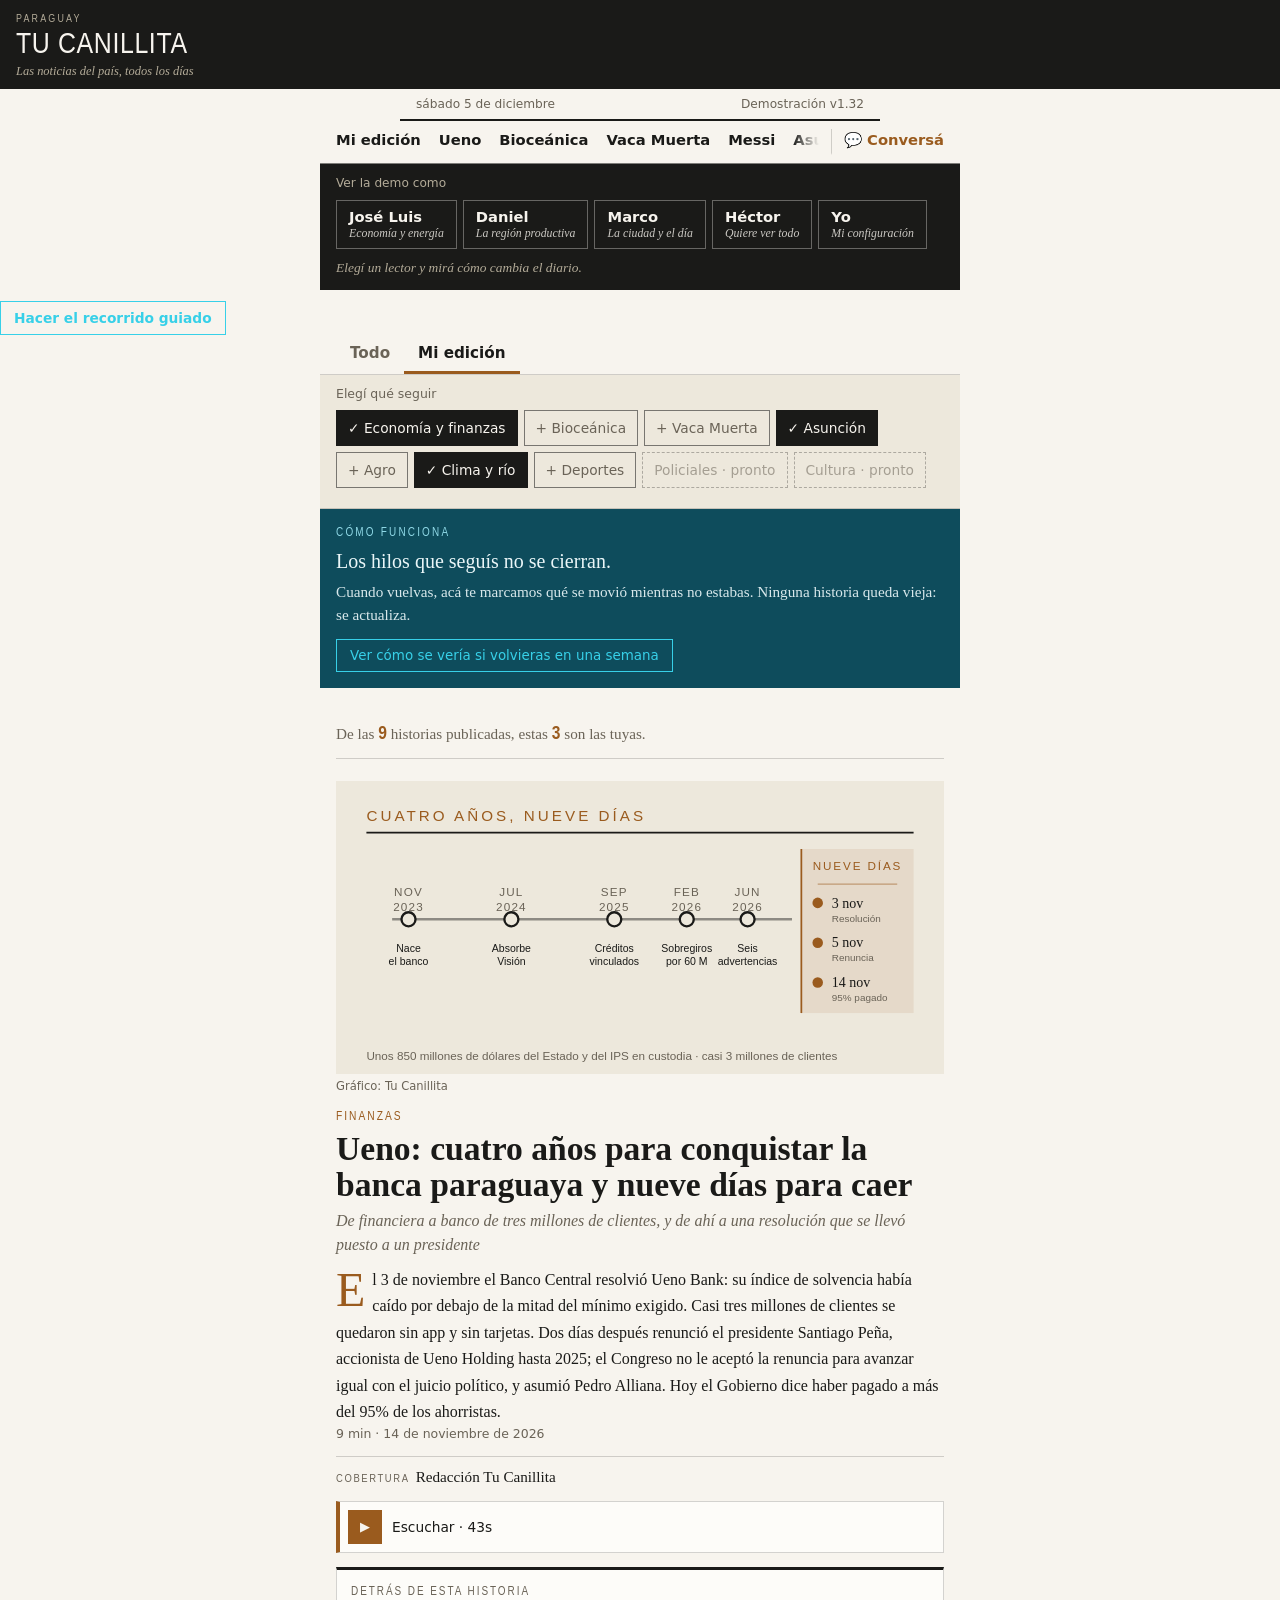
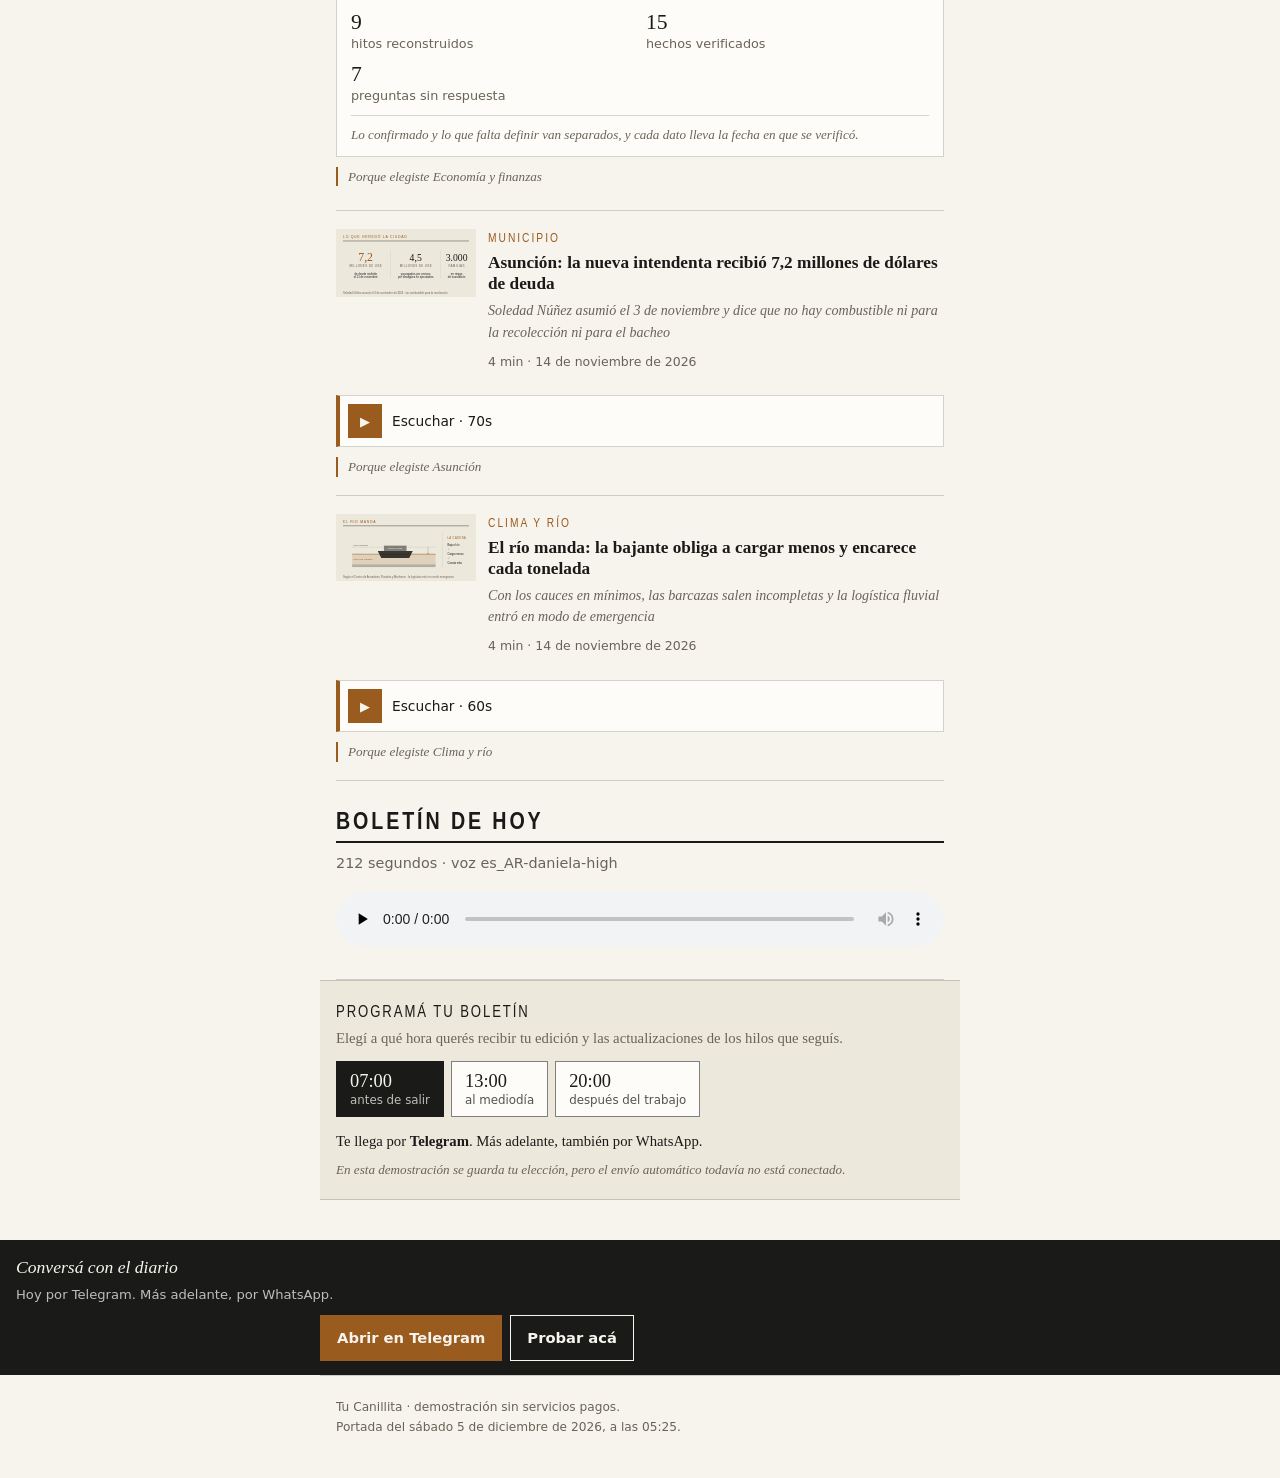
<file: index.html>
<!DOCTYPE html>
<html lang="es-PY">
<head>
  <meta charset="UTF-8">
  <meta name="viewport" content="width=device-width, initial-scale=1">
  <title>Tu Canillita · noticias de Paraguay</title>
  <meta name="description" content="Noticias de Paraguay. Elegís qué seguir y lo recibís como texto, audio o edición visual.">
  <link rel="stylesheet" href="css/styles.css">
  <link rel="stylesheet" href="css/pages.css">
</head>
<body class="page">

  <header class="masthead">
    <p class="masthead__eyebrow">Paraguay</p>
    <h1 class="masthead__title">Tu Canillita</h1>
    <p class="masthead__line" id="masthead-line">Las noticias del país, todos los días</p>
    <div id="masthead-marcas"></div>
  </header>

  <p class="dateline">
    <span id="today-label">—</span>
    <span><span id="edicion-label">Demostración</span> <span id="version-label"></span></span>
  </p>

  <nav class="secciones" id="secciones" aria-label="Secciones"></nav>

  <div id="personas"></div>

  <!-- Dos vistas del mismo diario: todo lo publicado, o solo lo que elegiste -->
  <div class="vistas" role="group" aria-label="Vista de la portada">
    <button type="button" class="vista" data-vista="todo">Todo</button>
    <button type="button" class="vista is-activa" data-vista="mia">Mi edición</button>
  </div>

  <!-- Franja de temas: al tocar uno, la portada se rearma -->
  <section class="temas" id="franja-temas" aria-label="Elegí tus temas">
    <p class="temas__rotulo">Elegí qué seguir</p>
    <div class="temas__chips" id="temas"></div>
    <p class="temas__aviso" id="temas-aviso" role="status"></p>
  </section>

  <main class="page__body">
    <div id="portada"></div>

    <section class="bloque bloque--boletin" id="bloque-boletin" hidden>
      <h2 class="bloque__titulo">Boletín de hoy</h2>
      <p class="bloque__bajada" id="boletin-meta"></p>
      <div id="boletin-player"></div>
    </section>

    <div id="programacion"></div>
  </main>

  <!-- El canal real: la conversación vive en Telegram -->
  <aside class="canal">
    <p class="canal__frase">Conversá con el diario</p>
    <p class="canal__nota">Hoy por Telegram. Más adelante, por WhatsApp.</p>
    <div class="canal__acciones">
      <a class="btn btn--primary" href="https://t.me/tucanillitapy_bot" target="_blank" rel="noopener">Abrir en Telegram</a>
      <a class="btn btn--ghost" href="pages/chat.html">Probar acá</a>
    </div>
  </aside>

  <footer class="page__foot">
    <p>Tu Canillita · demostración sin servicios pagos.</p>
    <p id="preparada"></p>
  </footer>

  <script src="content/content.bundle.js"></script>
  <script src="js/version.js"></script>
  <script src="js/router.js"></script>
  <script src="js/tema.js"></script>
  <script src="js/content.js"></script>
  <script src="js/preferences.js"></script>
  <script src="js/personas.js"></script>
  <script src="js/render.js"></script>
  <script src="js/radio.js"></script>
  <script src="js/recorrido.js"></script>
  <script src="js/portada.js"></script>
</body>
</html>
</file>
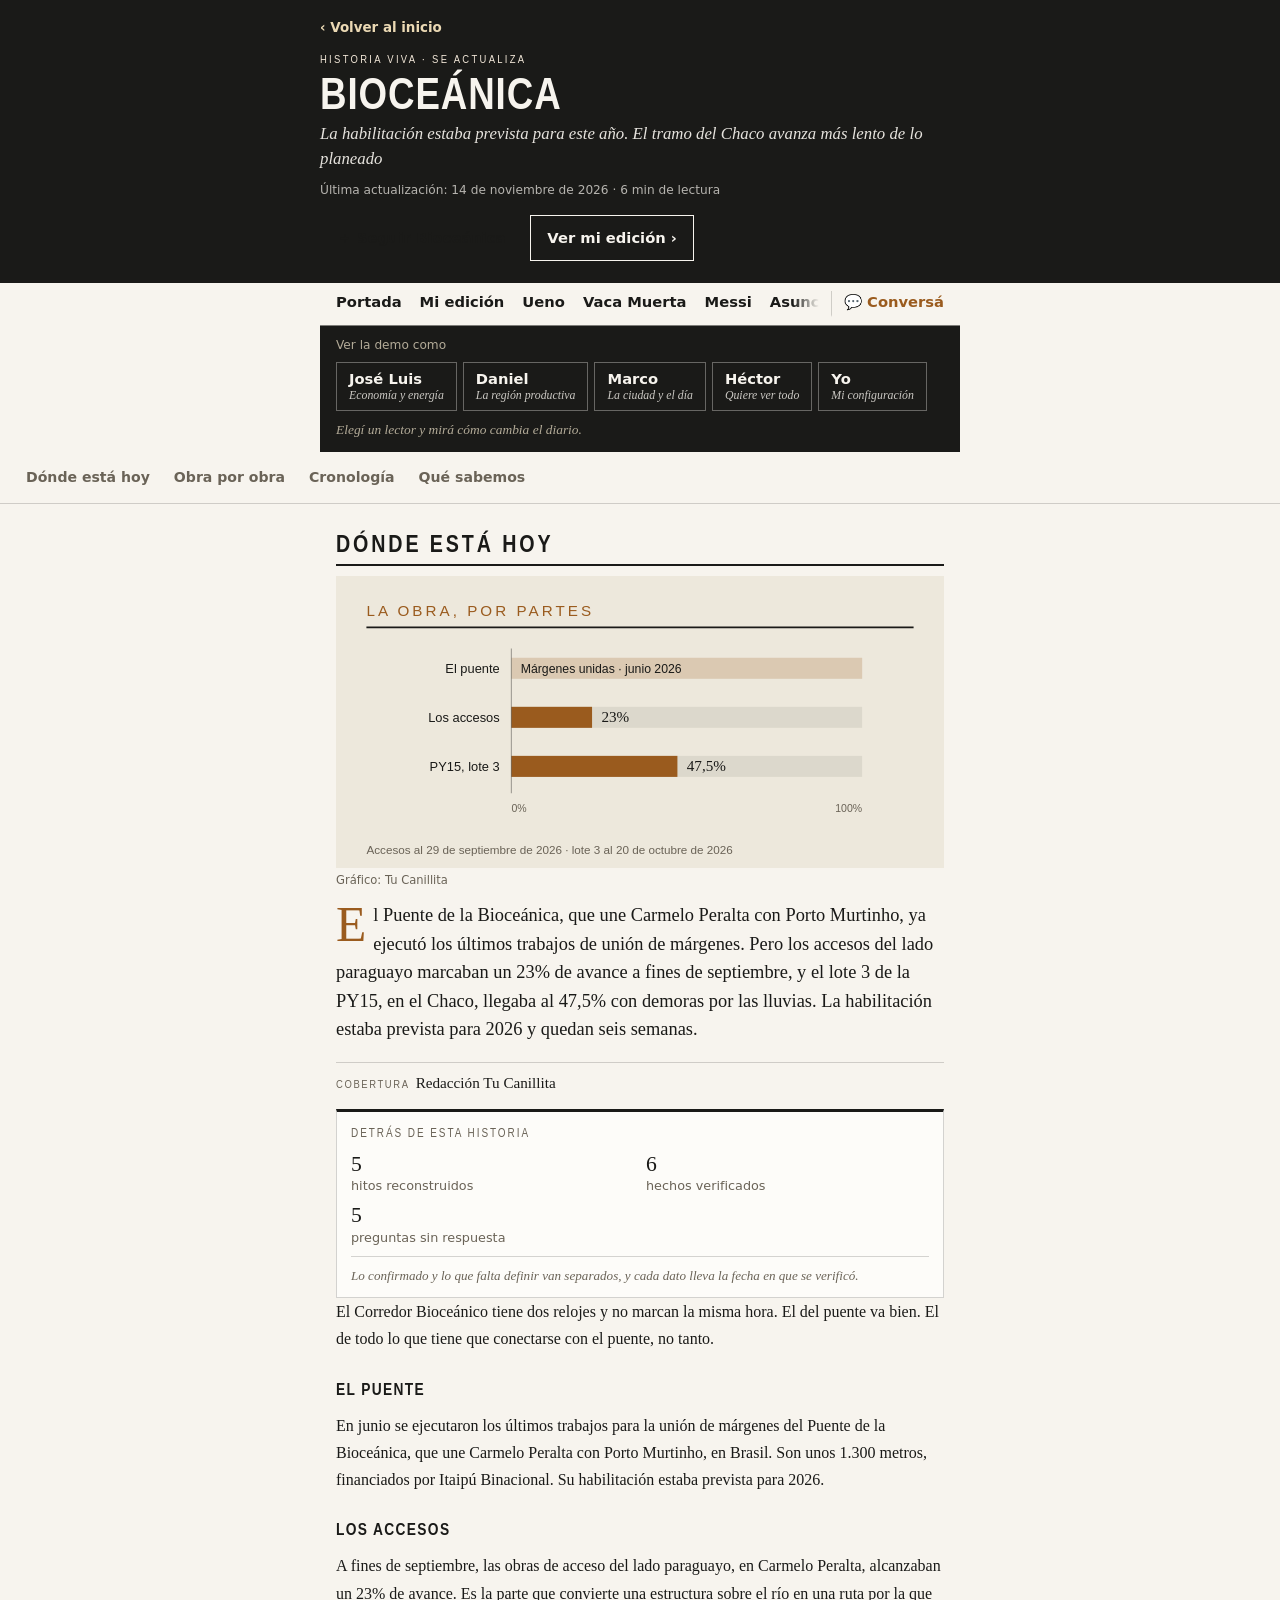
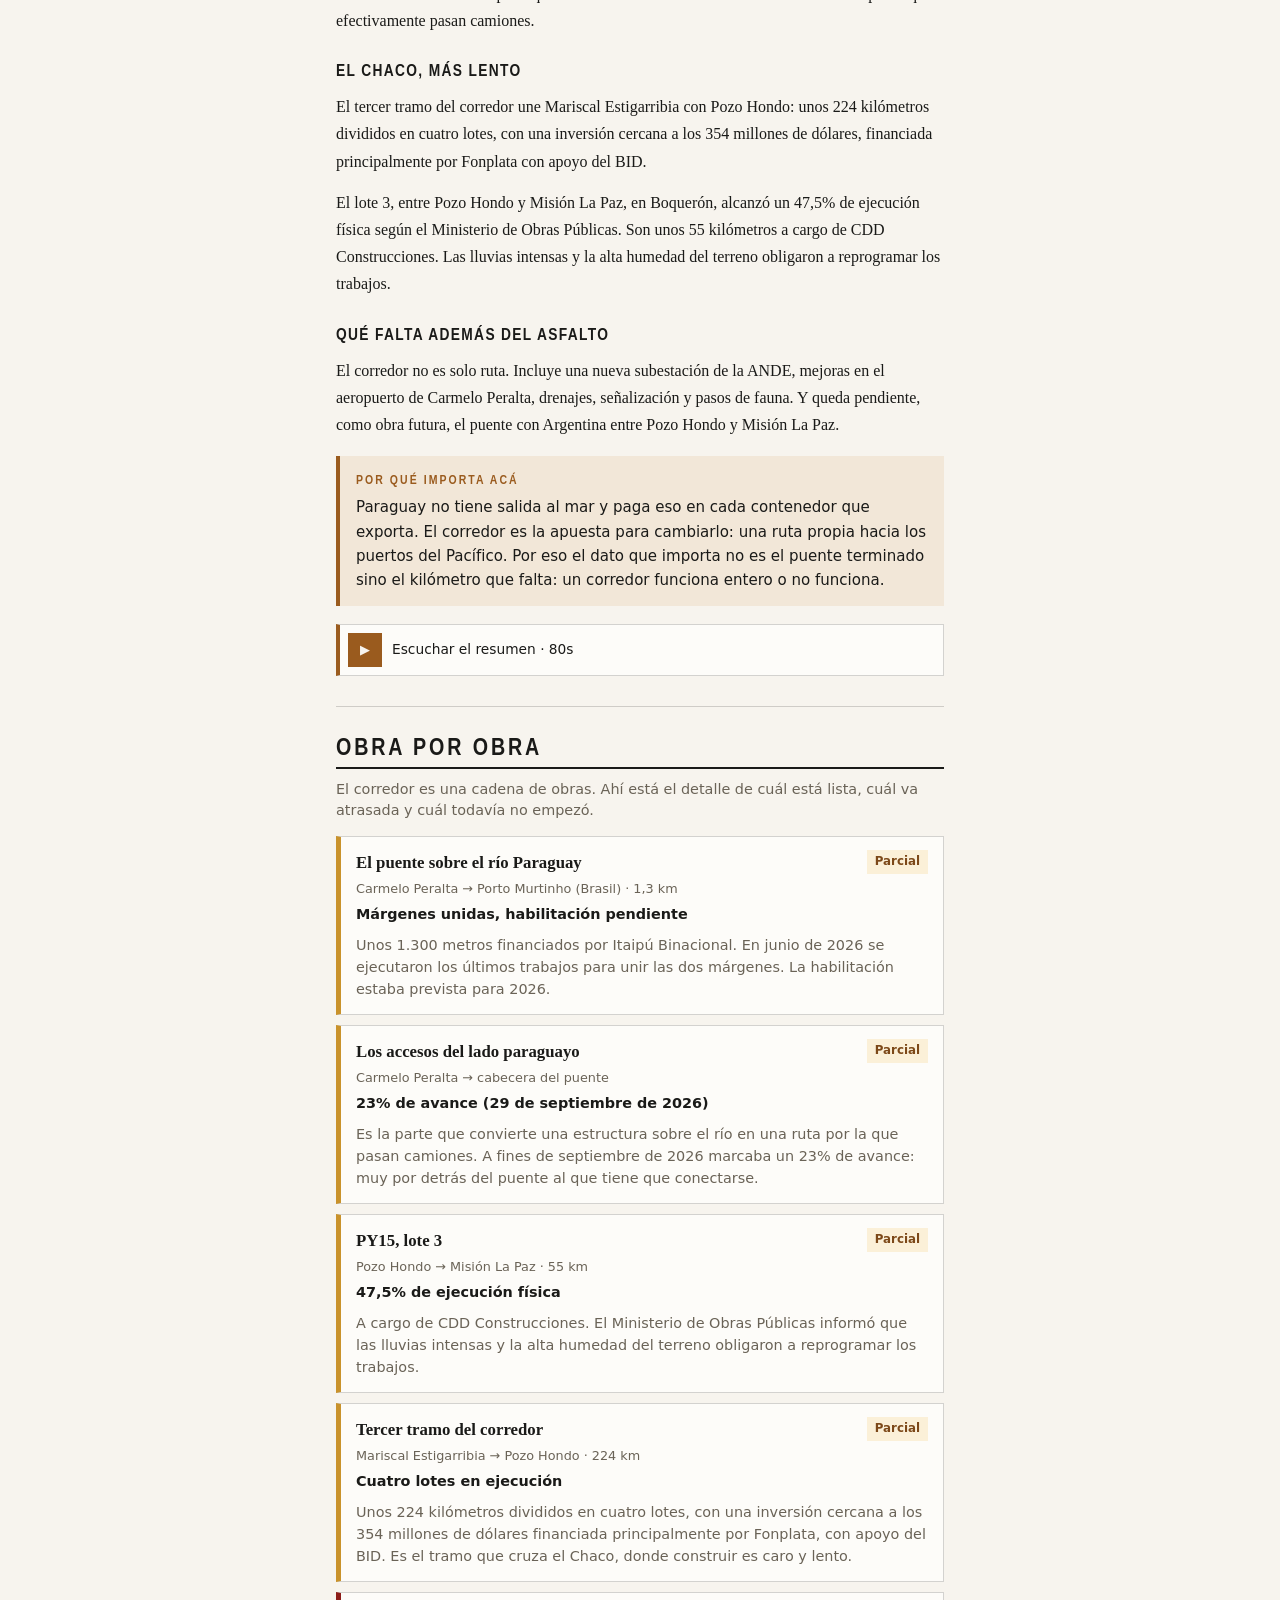
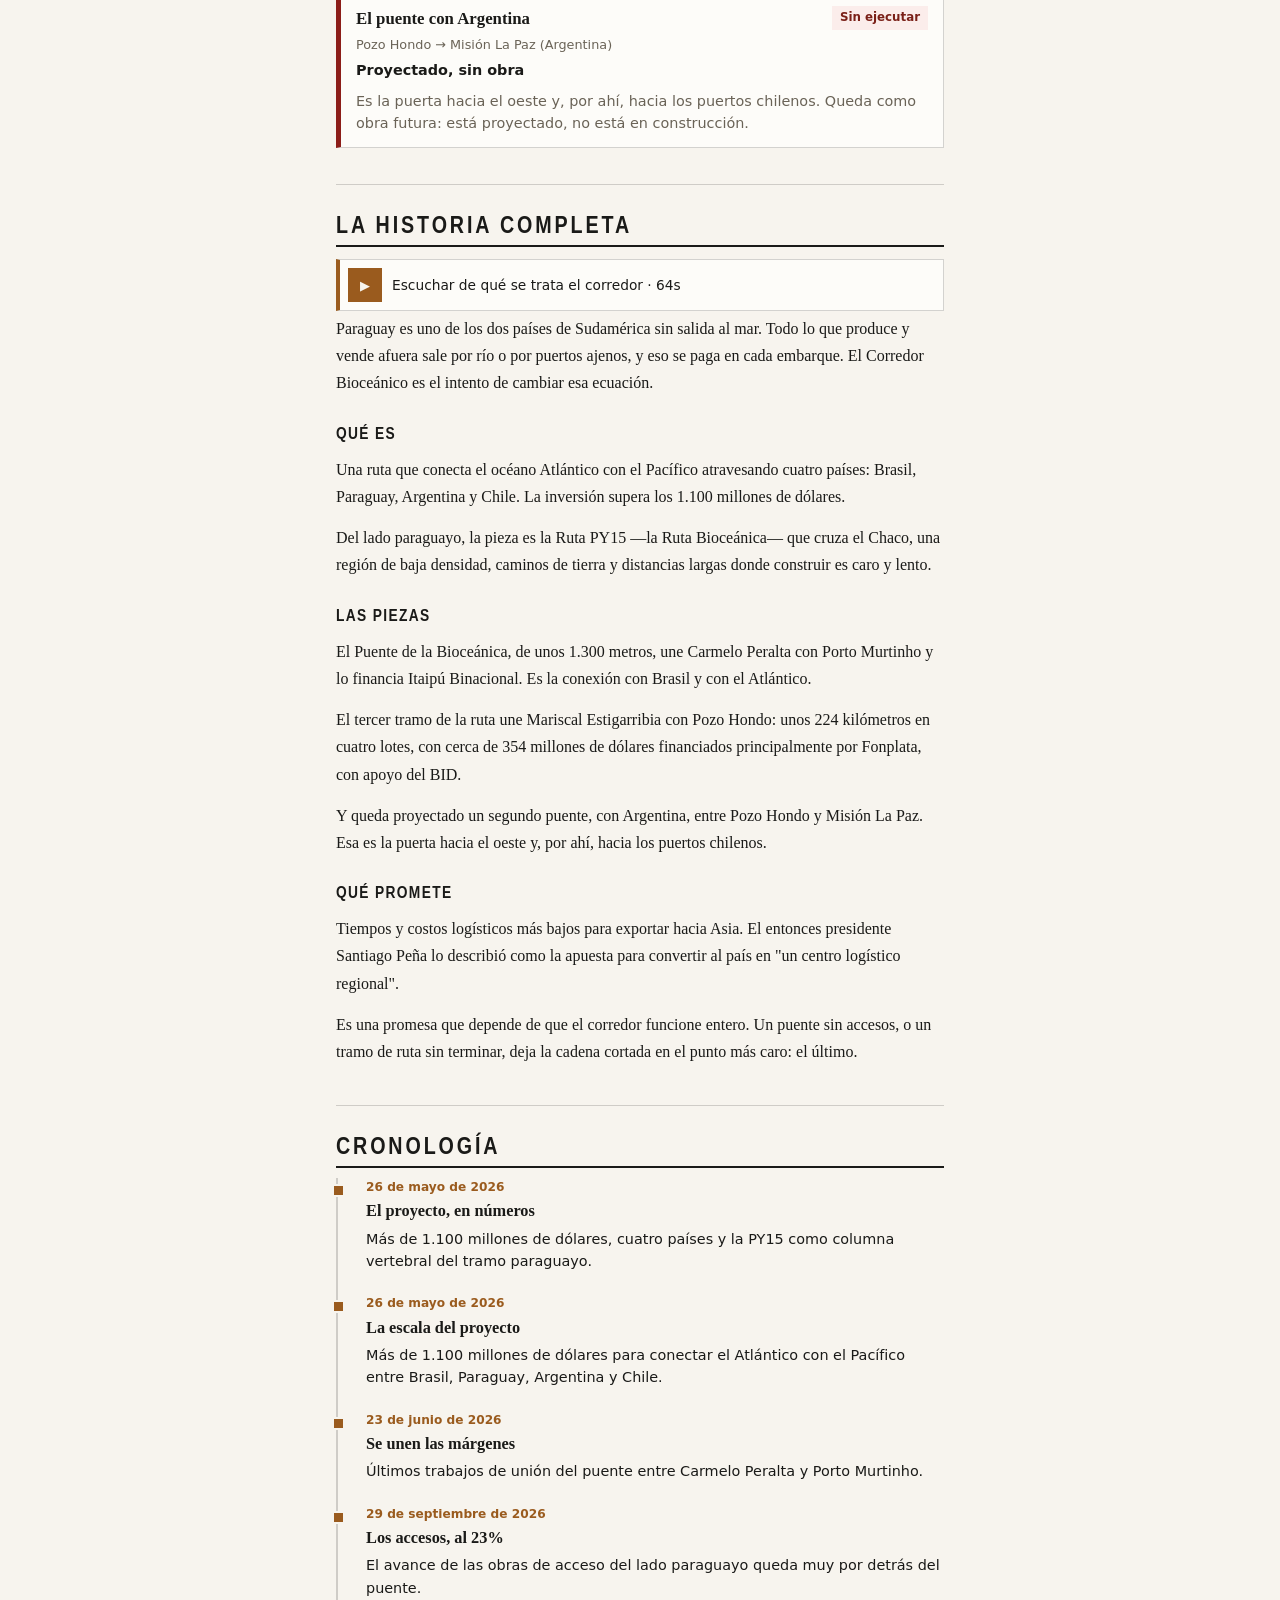
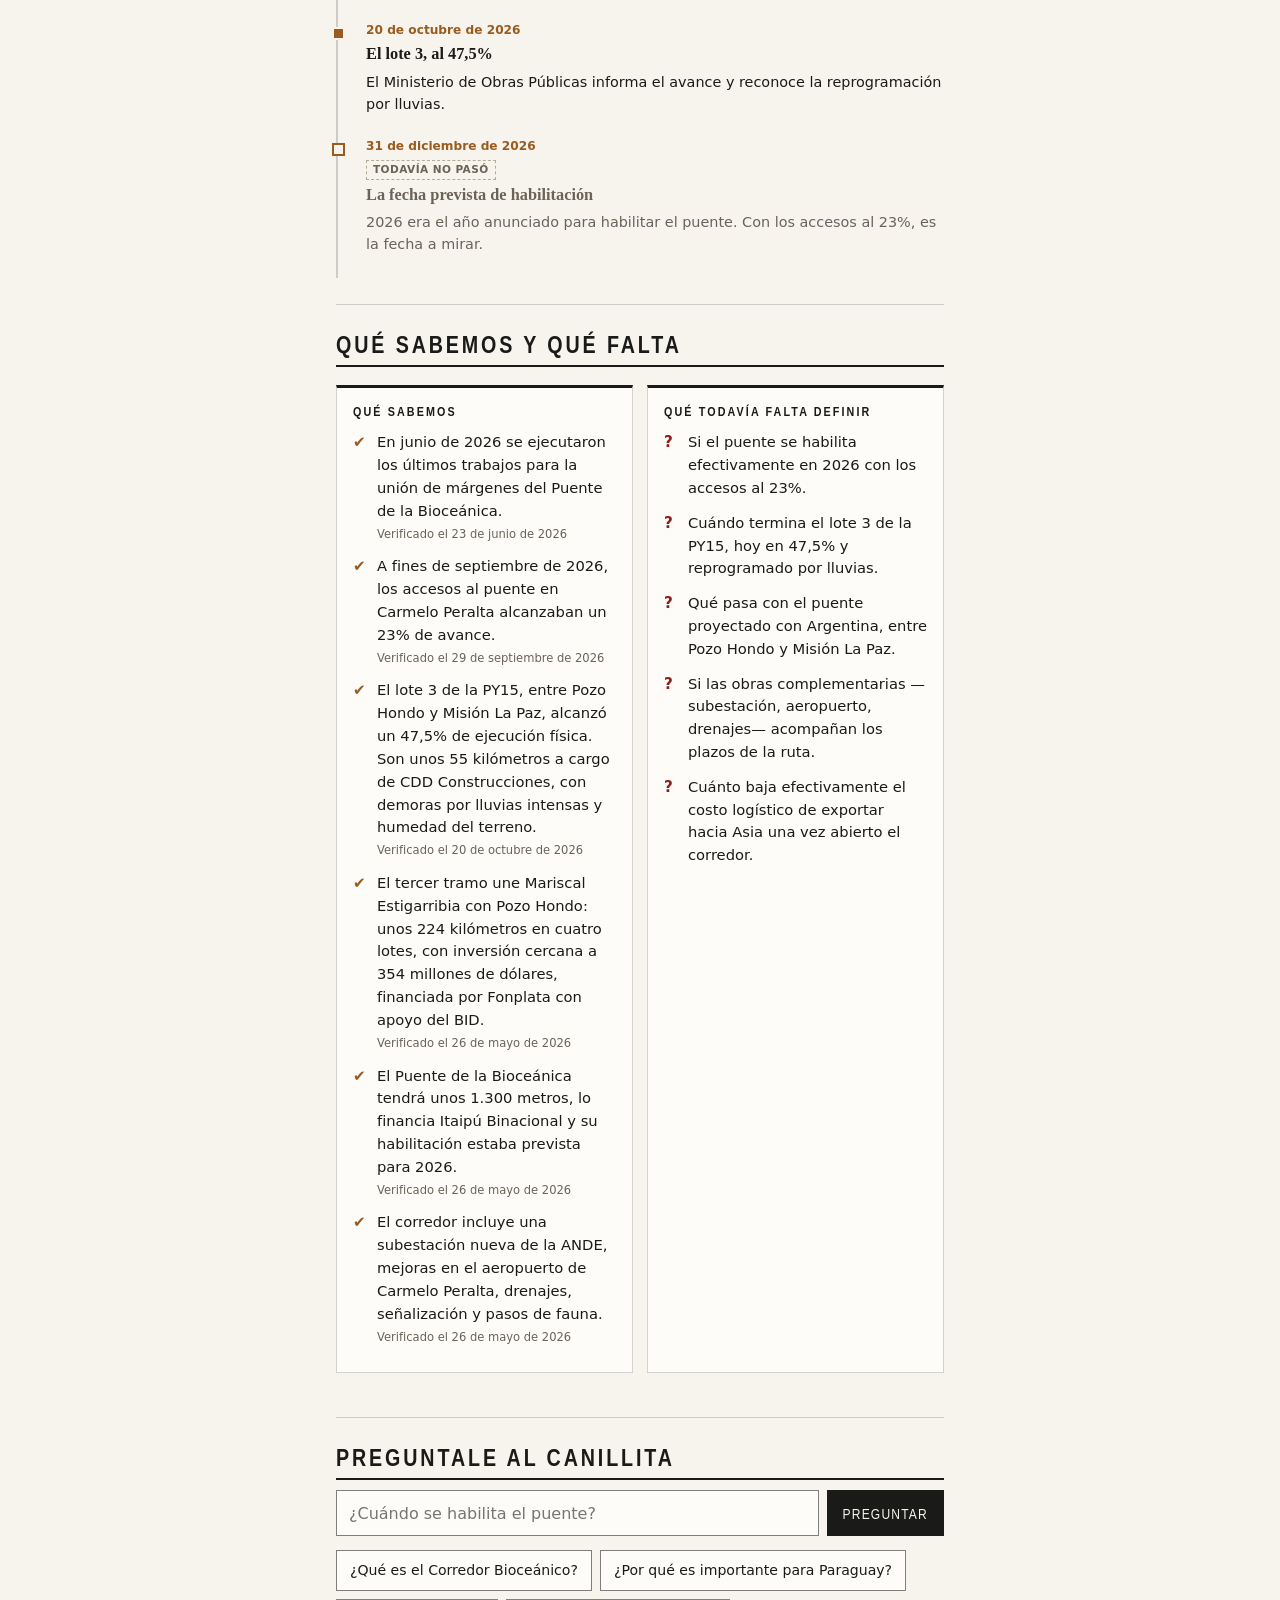
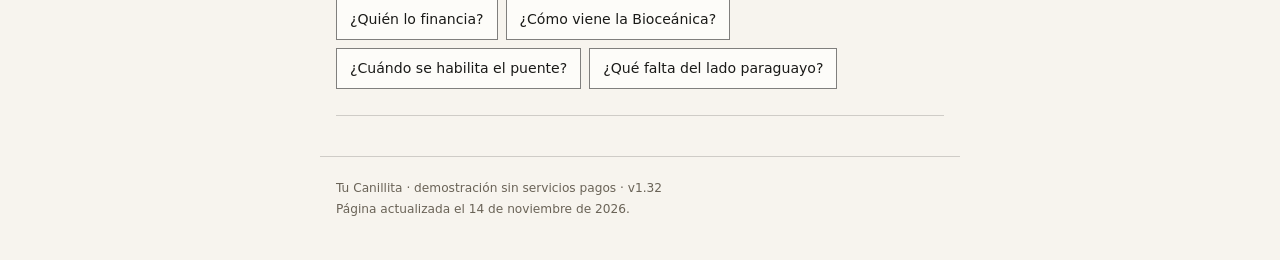
<file: pages/bioceanico.html>
<!DOCTYPE html>
<html lang="es-PY">
<head>
  <meta charset="UTF-8">
  <meta name="viewport" content="width=device-width, initial-scale=1">
  <title>Bioceánica, historia viva · Tu Canillita</title>
  <meta name="description" content="Qué pasó, qué está confirmado y qué falta definir en el Corredor Bioceánico: el puente, los accesos y la PY15 en el Chaco.">
  <link rel="stylesheet" href="../css/styles.css">
  <link rel="stylesheet" href="../css/pages.css">
</head>
<body class="page">

  <header class="viva-head">
    <a class="volver" href="../index.html">‹ Volver al inicio</a>
    <p class="viva-head__eyebrow">Historia viva · se actualiza</p>
    <h1 class="viva-head__titulo">Bioceánica</h1>
    <p class="viva-head__bajada" id="bajada"></p>
    <p class="viva-head__meta" id="meta"></p>
    <div class="viva-head__acciones" id="acciones"></div>
  </header>

  <nav class="secciones" id="secciones" aria-label="Secciones"></nav>

  <div id="personas"></div>

  <!-- Navegación interna: la historia es larga -->
  <nav class="indice" aria-label="Secciones de la historia">
    <a href="#ahora">Dónde está hoy</a>
    <a href="#tramos">Obra por obra</a>
    <a href="#cronologia">Cronología</a>
    <a href="#saber">Qué sabemos</a>
  </nav>

  <main class="page__body">

    <section class="bloque" id="ahora">
      <h2 class="bloque__titulo">Dónde está hoy</h2>
      <div id="actualidad"></div>
    </section>

    <section class="bloque" id="tramos">
      <h2 class="bloque__titulo">Obra por obra</h2>
      <p class="bloque__bajada">El corredor es una cadena de obras. Ahí está el detalle de cuál está lista, cuál va atrasada y cuál todavía no empezó.</p>
      <div id="tramos-lista"></div>
    </section>

    <section class="bloque" id="historia">
      <h2 class="bloque__titulo">La historia completa</h2>
      <div class="article" id="cuerpo"></div>
    </section>

    <section class="bloque" id="cronologia">
      <h2 class="bloque__titulo">Cronología</h2>
      <div id="cronologia-lista"></div>
    </section>

    <section class="bloque" id="saber">
      <h2 class="bloque__titulo">Qué sabemos y qué falta</h2>
      <div class="saber" id="saber-cols"></div>
    </section>

    <section class="bloque bloque--preguntar">
      <h2 class="bloque__titulo">Preguntale al canillita</h2>
      <form class="ask" id="ask-form">
        <label class="visually-hidden" for="ask-input">Escribí tu pregunta</label>
        <input class="ask__input" id="ask-input" type="text" maxlength="200"
               placeholder="¿Cuándo se habilita el puente?">
        <button class="ask__send" type="submit">Preguntar</button>
      </form>
      <div class="sugeridas" id="sugeridas"></div>
    </section>


  </main>

  <footer class="page__foot">
    <p>Tu Canillita · demostración sin servicios pagos · <span id="version-label"></span></p>
    <p id="actualizada"></p>
  </footer>

  <script src="../content/content.bundle.js"></script>
  <script src="../js/version.js"></script>
  <script src="../js/router.js"></script>
  <script src="../js/tema.js"></script>
  <script src="../js/content.js"></script>
  <script src="../js/preferences.js"></script>
  <script src="../js/personas.js"></script>
  <script src="../js/render.js"></script>
  <script src="../js/radio.js"></script>
  <script src="../js/bioceanico.js"></script>
</body>
</html>
</file>
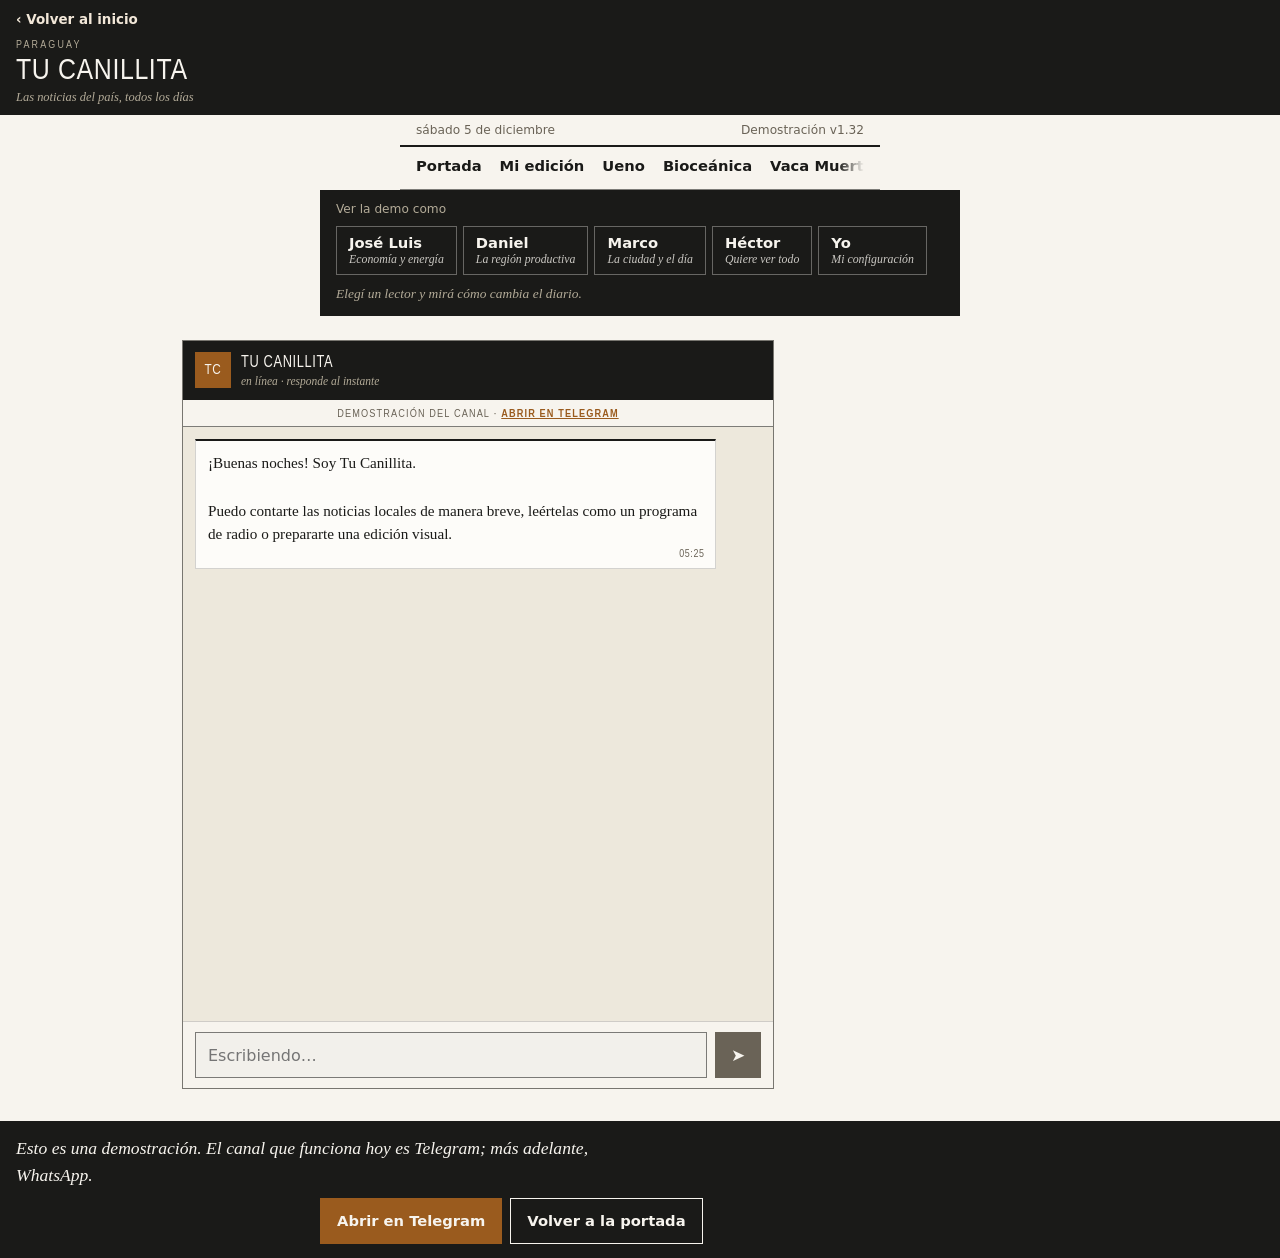
<file: pages/chat.html>
<!DOCTYPE html>
<html lang="es-PY">
<head>
  <meta charset="UTF-8">
  <meta name="viewport" content="width=device-width, initial-scale=1">
  <title>Conversá con el diario · Tu Canillita</title>
  <meta name="description" content="Demostración del agente de noticias de Paraguay: conversación por Telegram, boletín de radio y edición visual.">
  <link rel="stylesheet" href="../css/styles.css">
  <link rel="stylesheet" href="../css/pages.css">
</head>
<body>

  <!-- Cabecera: identidad del producto, no del canal -->
  <header class="masthead">
    <a class="volver" href="../index.html">‹ Volver al inicio</a>
    <p class="masthead__eyebrow">Paraguay</p>
    <h1 class="masthead__title">Tu Canillita</h1>
    <p class="masthead__line">Las noticias del país, todos los días</p>
  </header>

  <!-- Corondel con la fecha, como el pie de cabezal de un diario -->
  <p class="dateline">
    <span id="today-label">—</span>
    <span>Demostración <span id="version-label"></span></span>
  </p>

  <!-- Secciones fijas: la edición no puede depender de un botón del chat -->
  <nav class="secciones" id="secciones" aria-label="Secciones"></nav>

  <div id="personas"></div>

  <main class="stage">
    <!-- Simulador del canal. No usa marcas ni tipografías de terceros. -->
    <section class="phone" aria-label="Conversación de demostración con Tu Canillita">

      <div class="phone__bar">
        <div class="phone__avatar" aria-hidden="true">TC</div>
        <div class="phone__id">
          <p class="phone__name">Tu Canillita</p>
          <p class="phone__status">en línea · responde al instante</p>
        </div>
      </div>

      <p class="phone__disclaimer">
        Demostración del canal ·
        <a href="https://t.me/tucanillitapy_bot" target="_blank" rel="noopener">Abrir en Telegram</a>
      </p>

      <div id="chat-log" class="chat-log" role="log" aria-live="polite" aria-label="Mensajes"></div>

      <div id="quick-replies" class="quick-replies" aria-label="Respuestas rápidas" hidden></div>

      <form id="composer" class="composer" autocomplete="off">
        <label class="visually-hidden" for="composer-input">Escribí tu mensaje</label>
        <input id="composer-input" class="composer__input" type="text"
               placeholder="Escribí “hola” para empezar" maxlength="200">
        <button class="composer__send" type="submit" aria-label="Enviar mensaje">
          <span aria-hidden="true">➤</span>
        </button>
      </form>
    </section>

  </main>

  <!-- El simulador es una demostración: el canal real está en Telegram -->
  <aside class="canal">
    <p class="canal__frase">Esto es una demostración. El canal que funciona hoy es Telegram; más adelante, WhatsApp.</p>
    <div class="canal__acciones">
      <a class="btn btn--primary" href="https://t.me/tucanillitapy_bot" target="_blank" rel="noopener">Abrir en Telegram</a>
      <a class="btn btn--ghost" href="../index.html">Volver a la portada</a>
    </div>
  </aside>

  <!-- Copia embebida del contenido: permite abrir el archivo con doble clic -->
  <script src="../content/content.bundle.js"></script>

  <!-- Orden obligatorio: cada módulo usa los anteriores -->
  <script src="../js/version.js"></script>
  <script src="../js/router.js"></script>
  <script src="../js/tema.js"></script>
  <script src="../js/content.js"></script>
  <script src="../js/preferences.js"></script>
  <script src="../js/personas.js"></script>
  <script src="../js/render.js"></script>
  <script src="../js/radio.js"></script>
  <script src="../js/intents.js"></script>
  <script src="../js/responses.js"></script>
  <script src="../js/chat.js"></script>
  <script src="../js/app.js"></script>
</body>
</html>
</file>
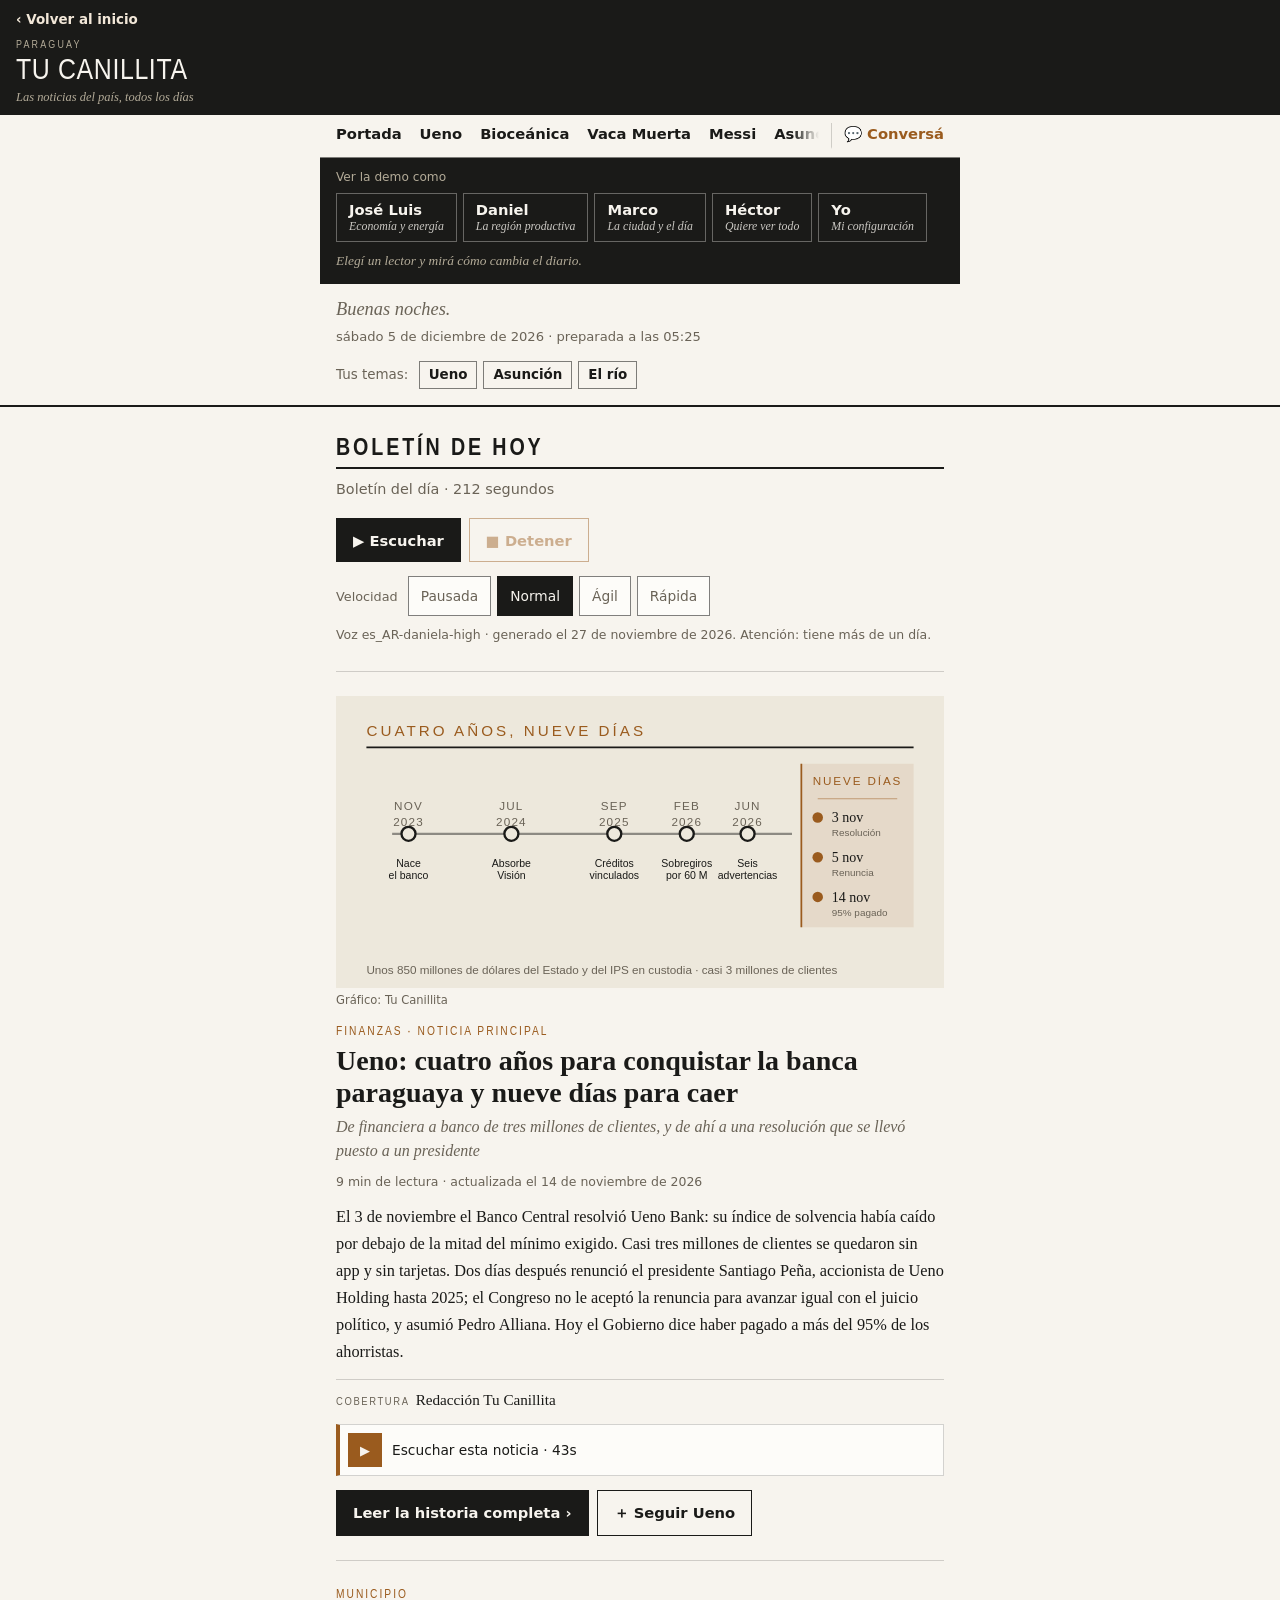
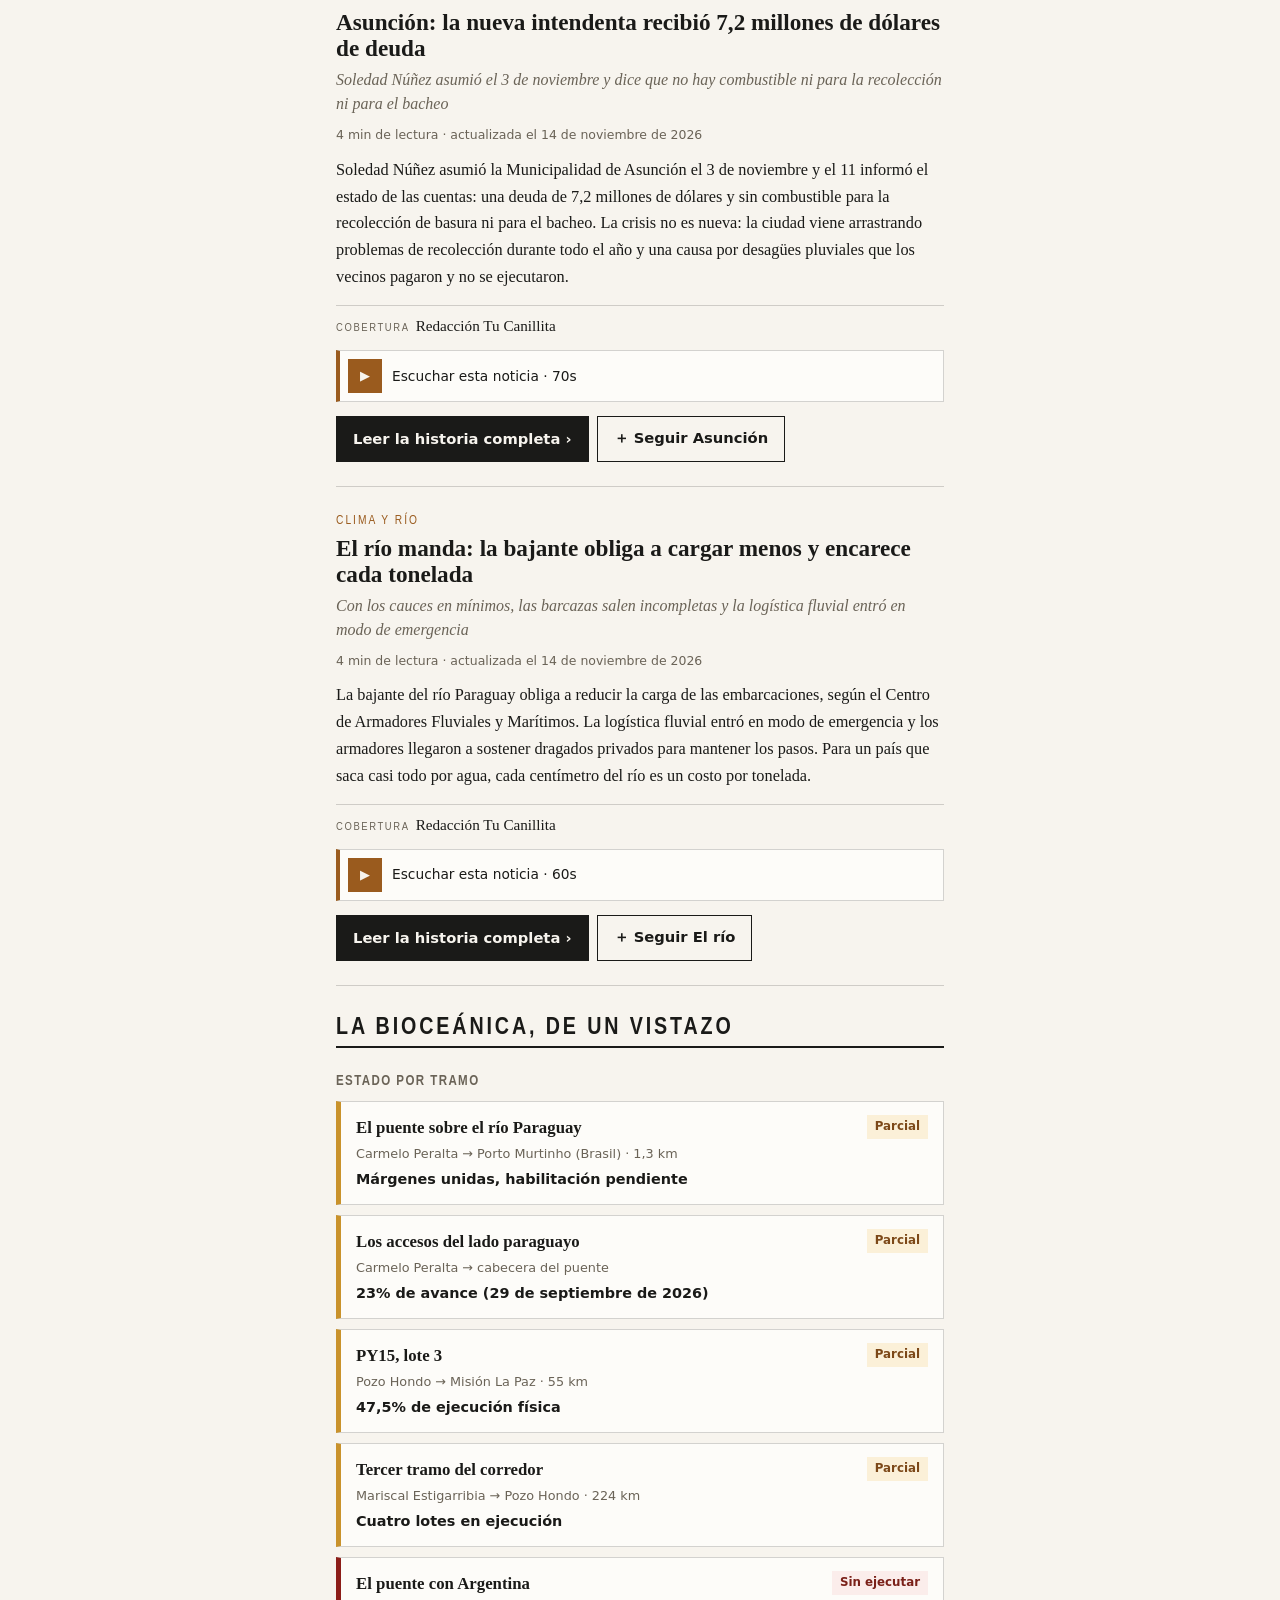
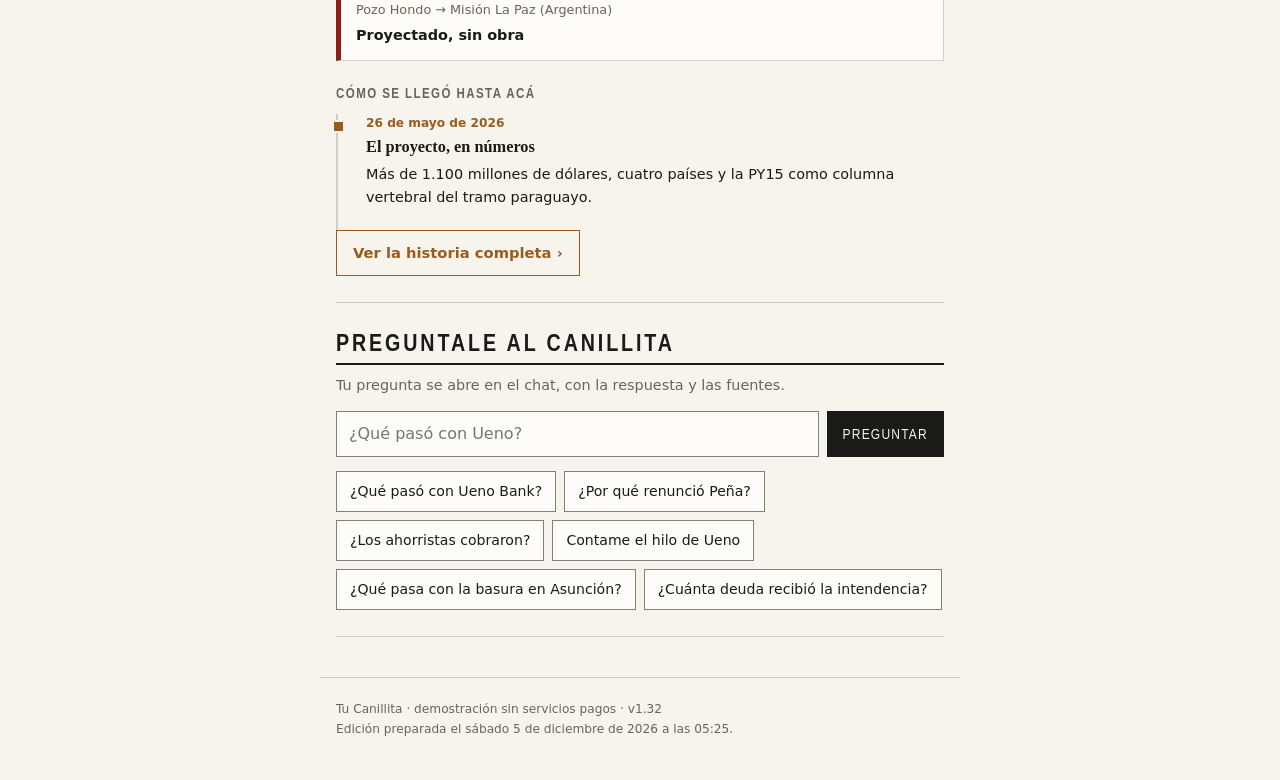
<file: pages/edicion.html>
<!DOCTYPE html>
<html lang="es-PY">
<head>
  <meta charset="UTF-8">
  <meta name="viewport" content="width=device-width, initial-scale=1">
  <title>Tu edición de hoy · Tu Canillita</title>
  <meta name="description" content="Edición personalizada de noticias de Paraguay.">
  <link rel="stylesheet" href="../css/styles.css">
  <link rel="stylesheet" href="../css/pages.css">
</head>
<body class="page">

  <header class="masthead">
    <a class="volver" href="../index.html">‹ Volver al inicio</a>
    <p class="masthead__eyebrow">Paraguay</p>
    <h1 class="masthead__title">Tu Canillita</h1>
    <p class="masthead__line">Las noticias del país, todos los días</p>
  </header>

  <nav class="secciones" id="secciones" aria-label="Secciones"></nav>

  <div id="personas"></div>

  <div class="edicion-head">
    <p class="edicion-head__saludo" id="saludo">Preparando tu edición…</p>
    <p class="edicion-head__meta" id="edicion-meta"></p>
    <p class="edicion-head__intereses" id="intereses"></p>
  </div>

  <main class="page__body">

    <!-- Boletín: el guion se ve siempre, la voz es opcional -->
    <section class="bloque bloque--audio">
      <h2 class="bloque__titulo">Boletín de hoy</h2>
      <p class="bloque__bajada" id="audio-duracion"></p>

      <div class="reproductor">
        <button class="btn btn--primary" id="btn-play" type="button">▶ Escuchar</button>
        <button class="btn btn--ghost" id="btn-stop" type="button" disabled>■ Detener</button>
      </div>

      <div class="velocidad" role="group" aria-label="Velocidad de lectura">
        <span class="velocidad__label">Velocidad</span>
        <div class="velocidad__opciones" id="velocidad"></div>
      </div>

      <p class="reproductor__estado" id="audio-estado" role="status"></p>

      <div class="guion" id="guion" hidden>
        <p class="guion__aviso" id="guion-aviso"></p>
        <div class="guion__texto" id="guion-texto"></div>
      </div>
    </section>

    <!-- Las tres historias se dibujan desde los JSON -->
    <div id="historias" class="historias"></div>

    <!-- Bioceánica: cronología y obras, versión corta -->
    <section class="bloque" id="bloque-bioceanico">
      <h2 class="bloque__titulo">La Bioceánica, de un vistazo</h2>
      <h3 class="bloque__sub">Estado por tramo</h3>
      <div id="tramos"></div>
      <h3 class="bloque__sub">Cómo se llegó hasta acá</h3>
      <div id="cronologia"></div>
      <a class="btn btn--ghost" href="bioceanico.html">Ver la historia completa ›</a>
    </section>

    <!-- Preguntar al agente -->
    <section class="bloque bloque--preguntar">
      <h2 class="bloque__titulo">Preguntale al canillita</h2>
      <p class="bloque__bajada">Tu pregunta se abre en el chat, con la respuesta y las fuentes.</p>
      <form class="ask" id="ask-form">
        <label class="visually-hidden" for="ask-input">Escribí tu pregunta</label>
        <input class="ask__input" id="ask-input" type="text" maxlength="200"
               placeholder="¿Qué pasó con Ueno?">
        <button class="ask__send" type="submit">Preguntar</button>
      </form>
      <div class="sugeridas" id="sugeridas"></div>
    </section>

  </main>

  <footer class="page__foot">
    <p>Tu Canillita · demostración sin servicios pagos · <span id="version-label"></span></p>
    <p id="preparada"></p>
  </footer>

  <script src="../content/content.bundle.js"></script>
  <script src="../js/version.js"></script>
  <script src="../js/router.js"></script>
  <script src="../js/tema.js"></script>
  <script src="../js/content.js"></script>
  <script src="../js/preferences.js"></script>
  <script src="../js/personas.js"></script>
  <script src="../js/render.js"></script>
  <script src="../js/radio.js"></script>
  <script src="../js/edicion.js"></script>
</body>
</html>
</file>
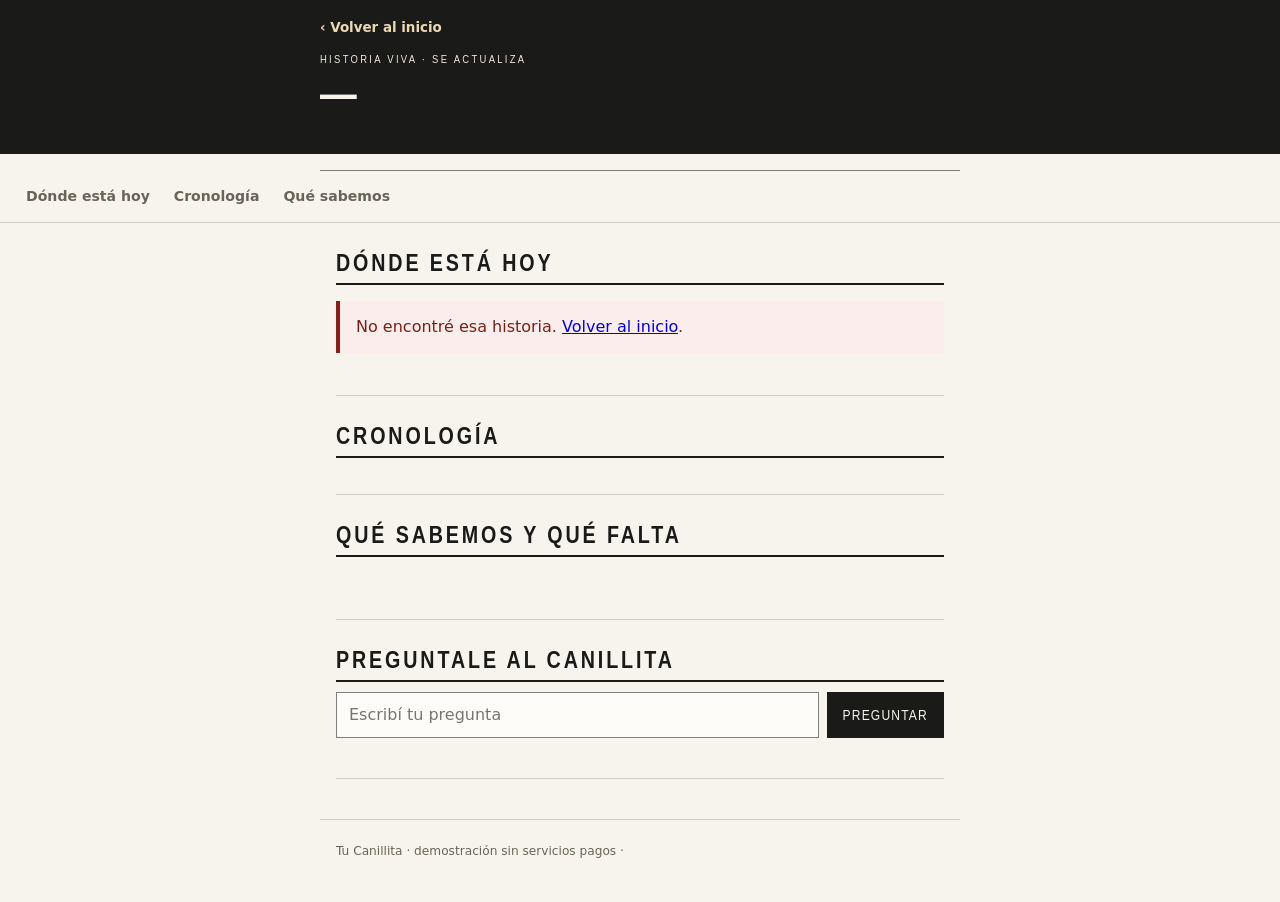
<file: pages/hilo.html>
<!DOCTYPE html>
<html lang="es-PY">
<head>
  <meta charset="UTF-8">
  <meta name="viewport" content="width=device-width, initial-scale=1">
  <title>Historia viva · Tu Canillita</title>
  <meta name="description" content="Historia viva de Tu Canillita: qué pasó, qué está confirmado y qué falta definir.">
  <link rel="stylesheet" href="../css/styles.css">
  <link rel="stylesheet" href="../css/pages.css">
</head>
<body class="page">

  <header class="viva-head">
    <a class="volver" href="../index.html">‹ Volver al inicio</a>
    <p class="viva-head__eyebrow">Historia viva · se actualiza</p>
    <h1 class="viva-head__titulo" id="titulo">—</h1>
    <p class="viva-head__bajada" id="bajada"></p>
    <p class="viva-head__meta" id="meta"></p>
    <div class="viva-head__acciones" id="acciones"></div>
  </header>

  <nav class="secciones" id="secciones" aria-label="Secciones"></nav>

  <div id="personas"></div>

  <nav class="indice" aria-label="Secciones de la historia">
    <a href="#ahora">Dónde está hoy</a>
    <a href="#cronologia">Cronología</a>
    <a href="#saber">Qué sabemos</a>
  </nav>

  <main class="page__body">

    <section class="bloque" id="ahora">
      <h2 class="bloque__titulo">Dónde está hoy</h2>
      <div id="aviso-ficcion"></div>
      <div id="actualidad"></div>
    </section>

    <section class="bloque" id="cronologia">
      <h2 class="bloque__titulo">Cronología</h2>
      <div id="cronologia-lista"></div>
    </section>

    <section class="bloque" id="saber">
      <h2 class="bloque__titulo">Qué sabemos y qué falta</h2>
      <div class="saber" id="saber-cols"></div>
    </section>

    <section class="bloque bloque--preguntar">
      <h2 class="bloque__titulo">Preguntale al canillita</h2>
      <form class="ask" id="ask-form">
        <label class="visually-hidden" for="ask-input">Escribí tu pregunta</label>
        <input class="ask__input" id="ask-input" type="text" maxlength="200" placeholder="Escribí tu pregunta">
        <button class="ask__send" type="submit">Preguntar</button>
      </form>
      <div class="sugeridas" id="sugeridas"></div>
    </section>


  </main>

  <footer class="page__foot">
    <p>Tu Canillita · demostración sin servicios pagos · <span id="version-label"></span></p>
    <p id="actualizada"></p>
  </footer>

  <script src="../content/content.bundle.js"></script>
  <script src="../js/version.js"></script>
  <script src="../js/router.js"></script>
  <script src="../js/tema.js"></script>
  <script src="../js/content.js"></script>
  <script src="../js/preferences.js"></script>
  <script src="../js/personas.js"></script>
  <script src="../js/render.js"></script>
  <script src="../js/radio.js"></script>
  <script src="../js/hilo.js"></script>
</body>
</html>
</file>
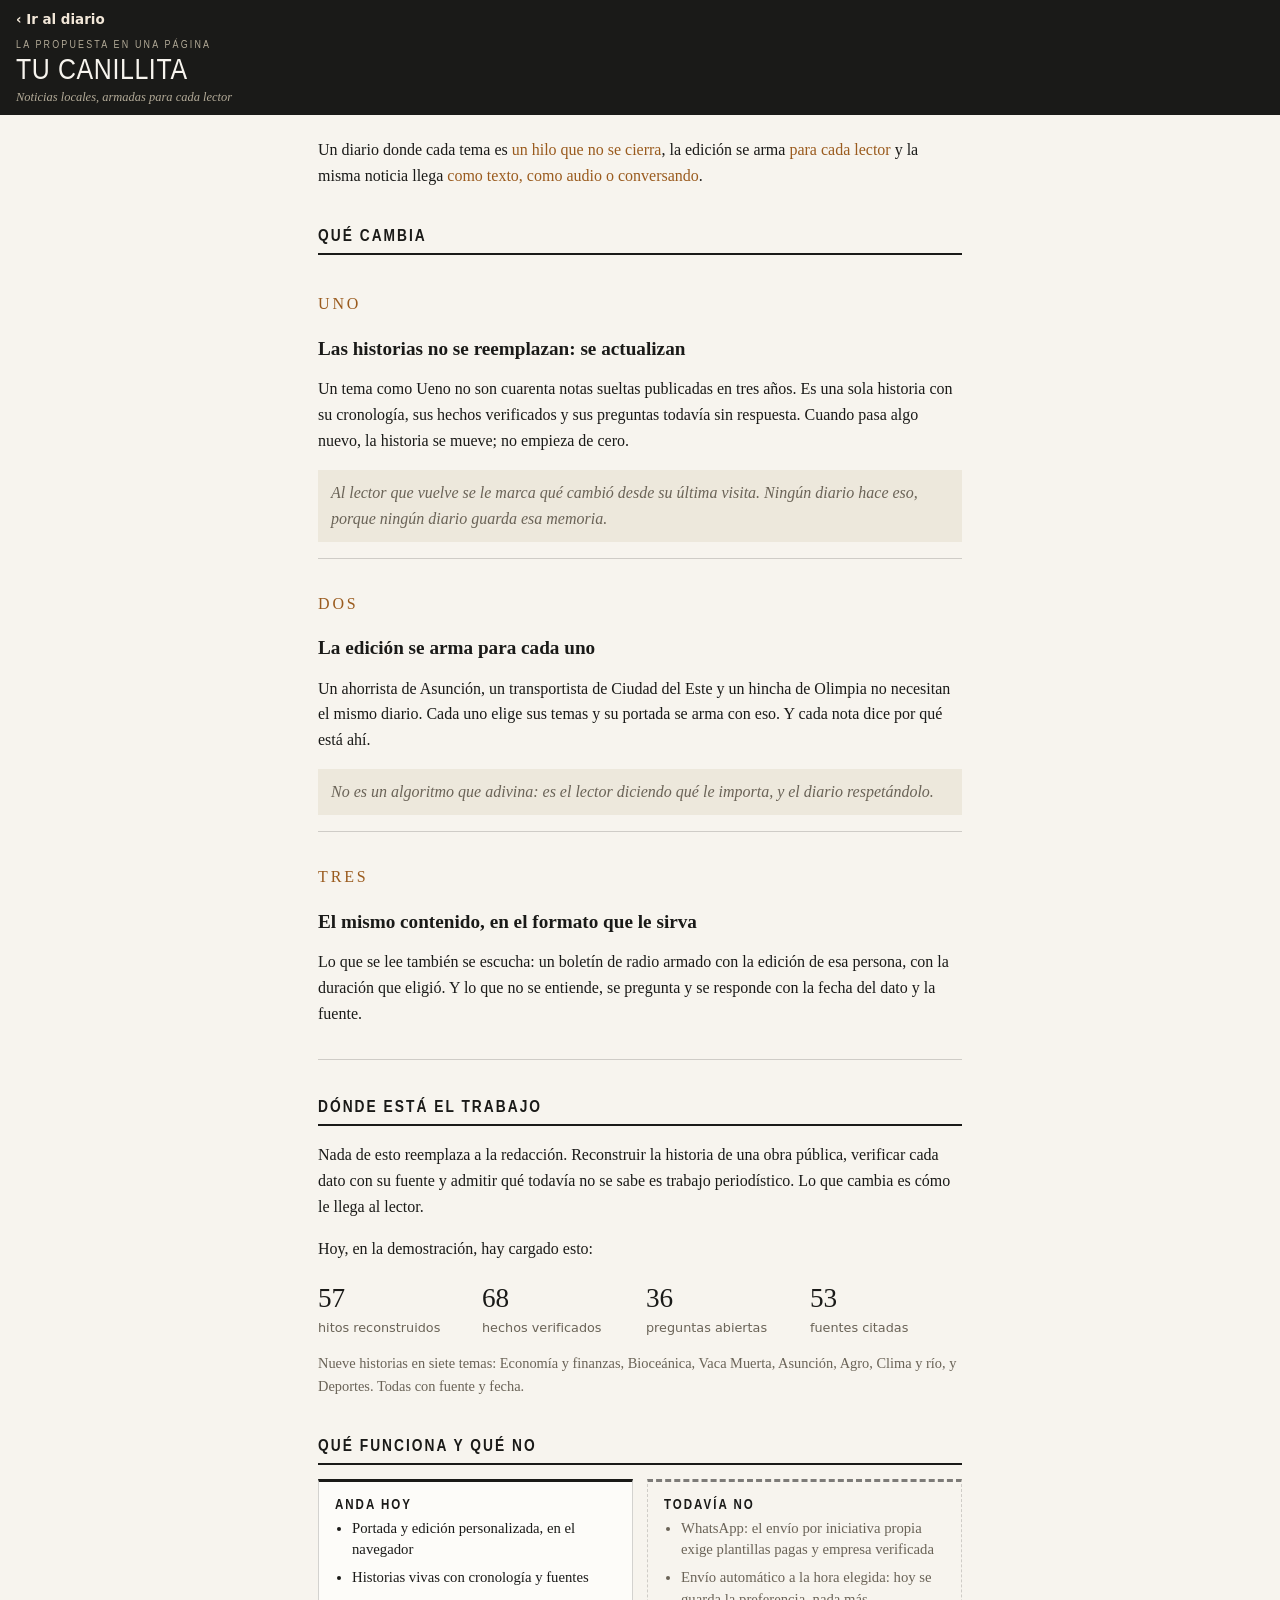
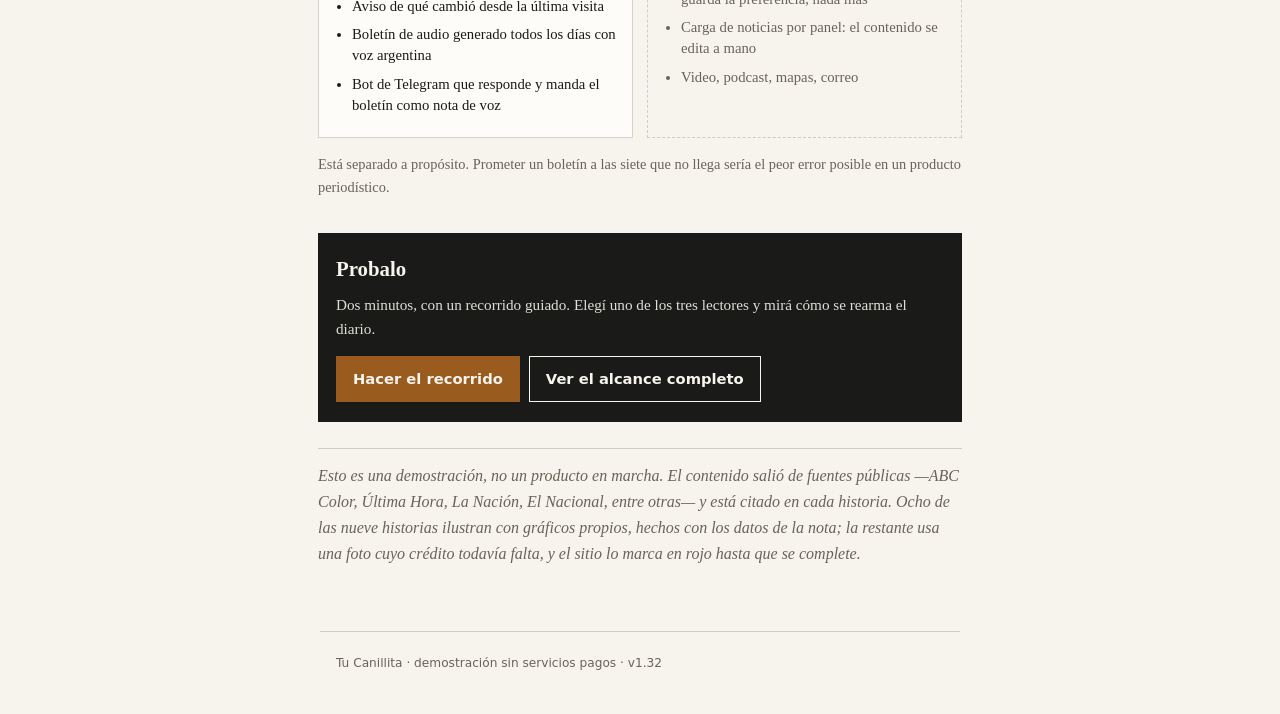
<file: pages/propuesta.html>
<!DOCTYPE html>
<html lang="es-PY">
<head>
  <meta charset="UTF-8">
  <meta name="viewport" content="width=device-width, initial-scale=1">
  <title>Qué es Tu Canillita · la propuesta en una página</title>
  <meta name="description" content="Un diario local donde cada tema es un hilo que sigue, la edición se arma para cada lector y la misma noticia llega como texto, audio o conversación.">
  <link rel="stylesheet" href="../css/styles.css">
  <link rel="stylesheet" href="../css/pages.css">
  <style>
    /* Estilos propios de la propuesta: es un documento, no una pantalla del diario */
    .prop { max-width: 680px; margin: 0 auto; padding: 0 18px 48px; }

    .prop__lead {
      margin: 22px 0 0;
      font-family: var(--display);
      font-size: 1.28rem;
      line-height: 1.5;
    }
    .prop__lead strong { font-weight: 400; color: var(--ocre); }

    .prop h2 {
      margin: 34px 0 4px;
      padding-bottom: 5px;
      border-bottom: 2px solid var(--tinta);
      font-family: var(--condensada);
      font-size: 1.05rem;
      letter-spacing: .12em;
      text-transform: uppercase;
    }

    .prop h3 {
      margin: 20px 0 5px;
      font-family: var(--display);
      font-size: 1.2rem;
      line-height: 1.2;
    }

    .prop p { font-family: var(--display); font-size: 1rem; line-height: 1.62; }
    .prop p.chico { font-size: .9rem; color: var(--tinta-suave); }

    /* Los tres pilares */
    .pilar { padding: 16px 0; border-bottom: 1px solid var(--linea); }
    .pilar__num {
      font-family: var(--condensada);
      font-size: .8rem; letter-spacing: .18em;
      text-transform: uppercase; color: var(--ocre);
    }
    .pilar__contra {
      margin: 8px 0 0; padding: 10px 13px;
      background: var(--papel-viejo);
      font-family: var(--display); font-style: italic;
      font-size: .92rem; line-height: 1.5; color: var(--tinta-suave);
    }

    /* Números */
    .cifras {
      display: grid; grid-template-columns: repeat(2, 1fr);
      gap: 12px; margin: 14px 0 0; padding: 0; list-style: none;
    }
    @media (min-width: 520px) { .cifras { grid-template-columns: repeat(4, 1fr); } }
    .cifras li { font-family: var(--interfaz); font-size: .8rem; color: var(--tinta-suave); }
    .cifras strong {
      display: block; font-family: var(--display);
      font-size: 1.7rem; font-weight: 400; color: var(--tinta);
    }

    /* Hoy / después */
    .estado { display: grid; gap: 14px; margin-top: 14px; }
    @media (min-width: 620px) { .estado { grid-template-columns: 1fr 1fr; } }
    .estado__col { padding: 14px 16px; border: 1px solid var(--linea); }
    .estado__col--hoy { border-top: 3px solid var(--tinta); background: var(--burbuja-in); }
    .estado__col--luego { border-top: 3px solid var(--filete); border-style: dashed; }
    .estado h3 { margin-top: 0; font-family: var(--condensada);
      font-size: .88rem; letter-spacing: .14em; text-transform: uppercase; }
    .estado ul { margin: 0; padding-left: 17px; }
    .estado li {
      margin-bottom: 7px; font-family: var(--display);
      font-size: .92rem; line-height: 1.45;
    }
    .estado--luego li { color: var(--tinta-suave); }

    /* Llamado final */
    .probar {
      margin: 34px 0 0; padding: 20px 18px;
      background: var(--tinta); color: var(--papel);
    }
    .probar h2 {
      margin: 0 0 8px; border: 0; padding: 0;
      color: var(--papel); font-size: 1.3rem;
      font-family: var(--display); letter-spacing: 0; text-transform: none;
    }
    .probar p { margin: 0 0 14px; font-size: .95rem; opacity: .9; }
    .probar__acciones { display: flex; flex-wrap: wrap; gap: 9px; }
    .probar .btn--primary { background: var(--ocre); border-color: var(--ocre); color: var(--papel); }
    .probar .btn--ghost { color: var(--papel); border-color: var(--papel); }

    .aclara {
      margin-top: 26px; padding-top: 14px;
      border-top: 1px solid var(--linea);
      font-family: var(--display); font-style: italic;
      font-size: .88rem; line-height: 1.55; color: var(--tinta-suave);
    }
  </style>
</head>
<body class="page">

  <header class="masthead">
    <a class="volver" href="../index.html">‹ Ir al diario</a>
    <p class="masthead__eyebrow">La propuesta en una página</p>
    <h1 class="masthead__title">Tu Canillita</h1>
    <p class="masthead__line">Noticias locales, armadas para cada lector</p>
  </header>

  <main class="prop">

    <p class="prop__lead">
      Un diario donde cada tema es <strong>un hilo que no se cierra</strong>,
      la edición se arma <strong>para cada lector</strong> y la misma noticia
      llega <strong>como texto, como audio o conversando</strong>.
    </p>

    <h2>Qué cambia</h2>

    <div class="pilar">
      <p class="pilar__num">Uno</p>
      <h3>Las historias no se reemplazan: se actualizan</h3>
      <p>
        Un tema como Ueno no son cuarenta notas sueltas publicadas en tres
        años. Es una sola historia con su cronología, sus hechos verificados y
        sus preguntas todavía sin respuesta. Cuando pasa algo nuevo, la
        historia se mueve; no empieza de cero.
      </p>
      <p class="pilar__contra">
        Al lector que vuelve se le marca qué cambió desde su última visita.
        Ningún diario hace eso, porque ningún diario guarda esa memoria.
      </p>
    </div>

    <div class="pilar">
      <p class="pilar__num">Dos</p>
      <h3>La edición se arma para cada uno</h3>
      <p>
        Un ahorrista de Asunción, un transportista de Ciudad del Este y un
        hincha de Olimpia no necesitan el mismo diario. Cada uno elige sus
        temas y su portada se arma con eso. Y cada nota dice por qué está ahí.
      </p>
      <p class="pilar__contra">
        No es un algoritmo que adivina: es el lector diciendo qué le importa,
        y el diario respetándolo.
      </p>
    </div>

    <div class="pilar">
      <p class="pilar__num">Tres</p>
      <h3>El mismo contenido, en el formato que le sirva</h3>
      <p>
        Lo que se lee también se escucha: un boletín de radio armado con la
        edición de esa persona, con la duración que eligió. Y lo que no se
        entiende, se pregunta y se responde con la fecha del dato y la fuente.
      </p>
    </div>

    <h2>Dónde está el trabajo</h2>
    <p>
      Nada de esto reemplaza a la redacción. Reconstruir la historia de una
      obra pública, verificar cada dato con su fuente y admitir qué todavía no
      se sabe es trabajo periodístico. Lo que cambia es cómo le llega al lector.
    </p>
    <p>Hoy, en la demostración, hay cargado esto:</p>
    <ul class="cifras">
      <li><strong>57</strong>hitos reconstruidos</li>
      <li><strong>68</strong>hechos verificados</li>
      <li><strong>36</strong>preguntas abiertas</li>
      <li><strong>53</strong>fuentes citadas</li>
    </ul>
    <p class="chico">
      Nueve historias en siete temas: Economía y finanzas, Bioceánica, Vaca
      Muerta, Asunción, Agro, Clima y río, y Deportes. Todas con fuente y
      fecha.
    </p>

    <h2>Qué funciona y qué no</h2>
    <div class="estado">
      <div class="estado__col estado__col--hoy">
        <h3>Anda hoy</h3>
        <ul>
          <li>Portada y edición personalizada, en el navegador</li>
          <li>Historias vivas con cronología y fuentes</li>
          <li>Aviso de qué cambió desde la última visita</li>
          <li>Boletín de audio generado todos los días con voz argentina</li>
          <li>Bot de Telegram que responde y manda el boletín como nota de voz</li>
        </ul>
      </div>
      <div class="estado__col estado__col--luego estado--luego">
        <h3>Todavía no</h3>
        <ul>
          <li>WhatsApp: el envío por iniciativa propia exige plantillas pagas y empresa verificada</li>
          <li>Envío automático a la hora elegida: hoy se guarda la preferencia, nada más</li>
          <li>Carga de noticias por panel: el contenido se edita a mano</li>
          <li>Video, podcast, mapas, correo</li>
        </ul>
      </div>
    </div>
    <p class="chico">
      Está separado a propósito. Prometer un boletín a las siete que no llega
      sería el peor error posible en un producto periodístico.
    </p>

    <section class="probar">
      <h2>Probalo</h2>
      <p>
        Dos minutos, con un recorrido guiado. Elegí uno de los tres lectores y
        mirá cómo se rearma el diario.
      </p>
      <div class="probar__acciones">
        <a class="btn btn--primary" href="../index.html?demo=1">Hacer el recorrido</a>
        <a class="btn btn--ghost" href="vision.html">Ver el alcance completo</a>
      </div>
    </section>

    <p class="aclara">
      Esto es una demostración, no un producto en marcha. El contenido salió de
      fuentes públicas —ABC Color, Última Hora, La Nación, El Nacional, entre
      otras— y está citado en cada historia. Ocho de las nueve historias
      ilustran con gráficos propios, hechos con los datos de la nota; la
      restante usa una foto cuyo crédito todavía falta, y el sitio lo marca en
      rojo hasta que se complete.
    </p>

  </main>

  <footer class="page__foot">
    <p>Tu Canillita · demostración sin servicios pagos · <span id="version-label"></span></p>
  </footer>

  <script src="../js/version.js"></script>
  <script>
    var el = document.getElementById('version-label');
    if (el && window.Canillita && Canillita.versionLabel) el.textContent = Canillita.versionLabel();
  </script>
</body>
</html>
</file>
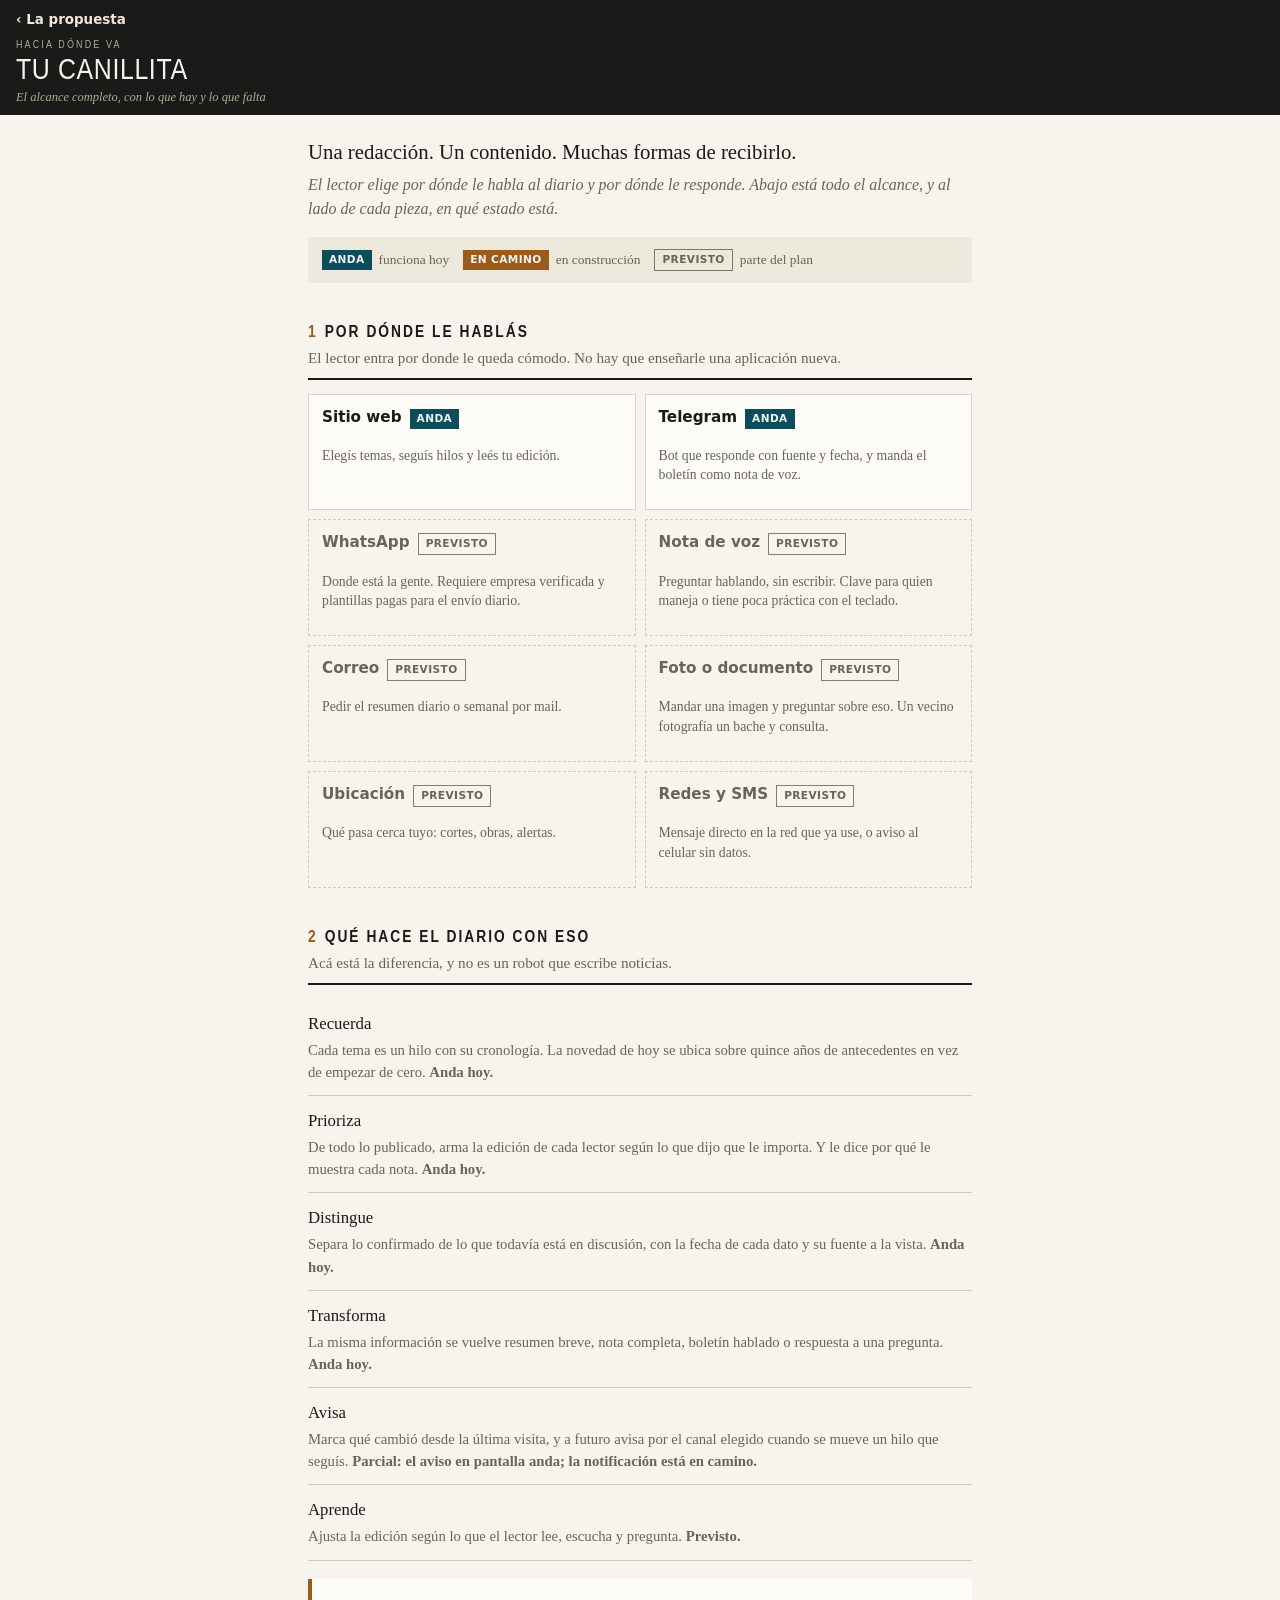
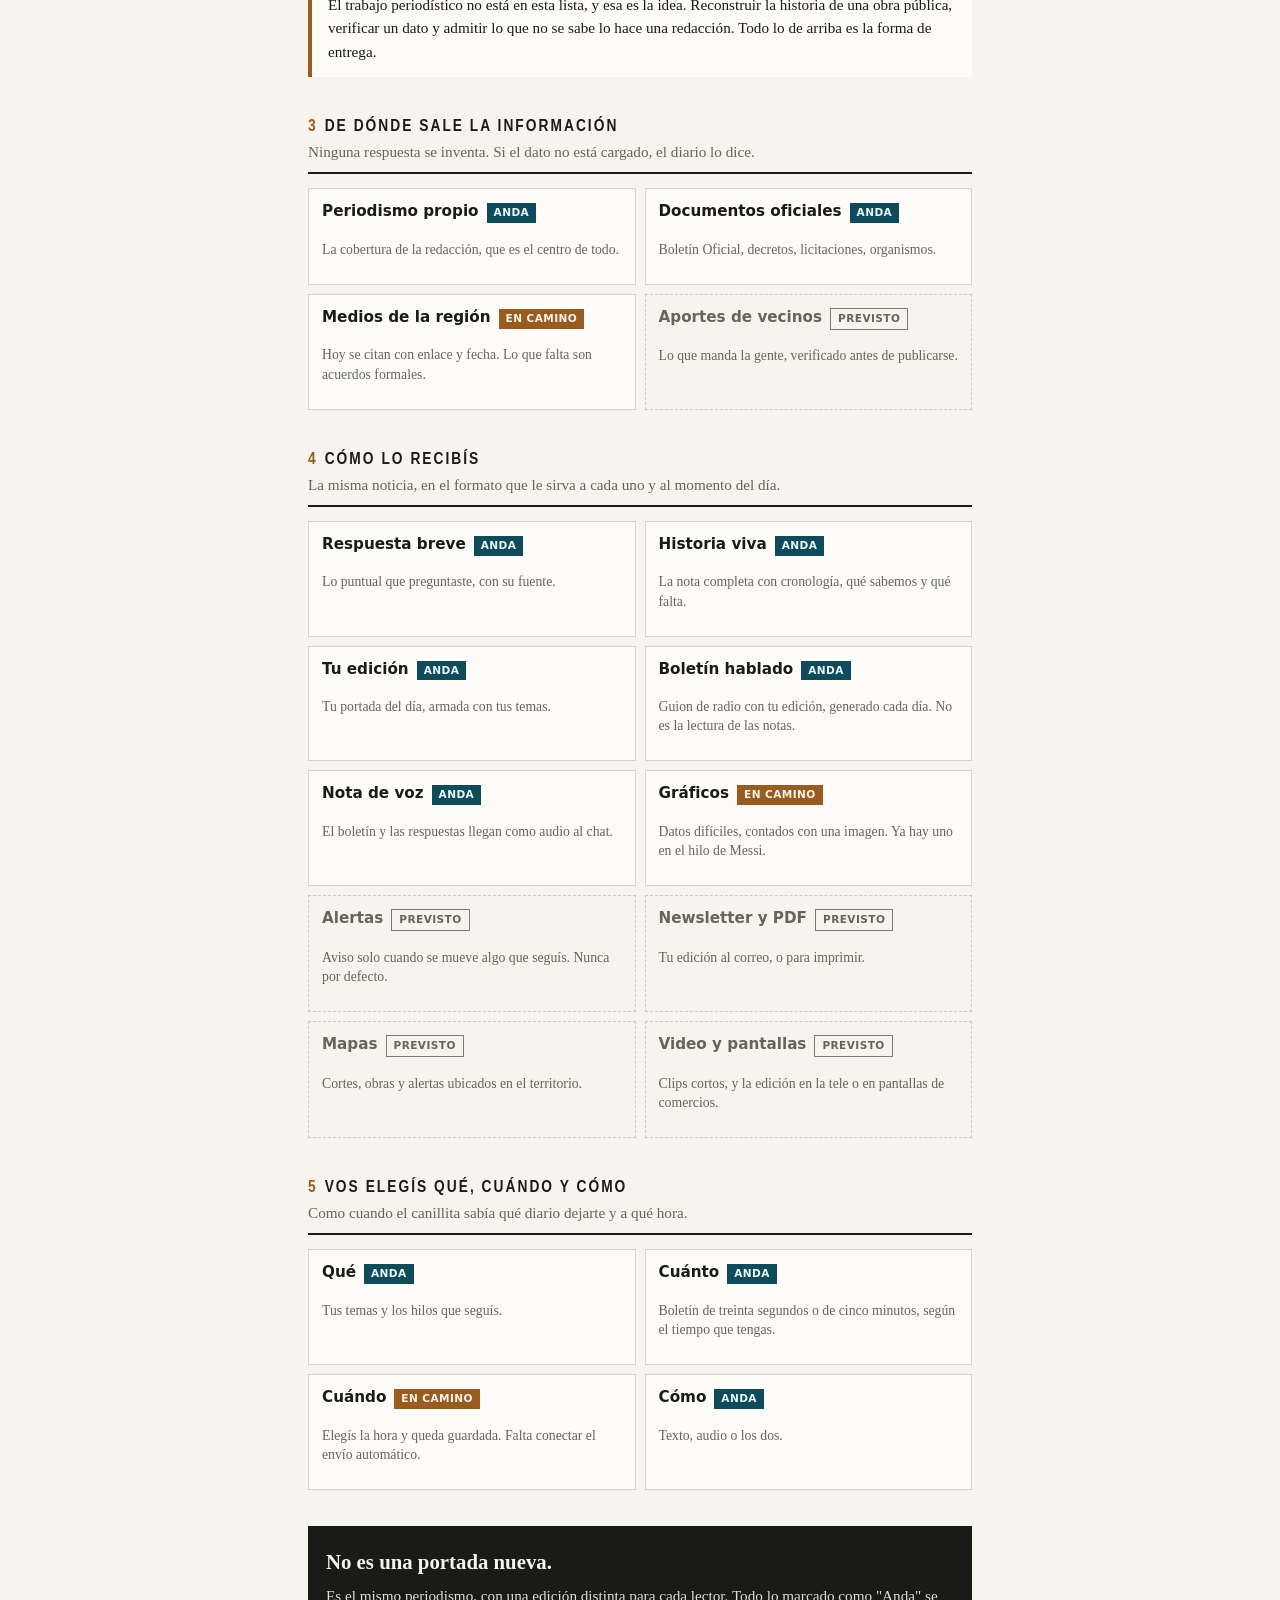
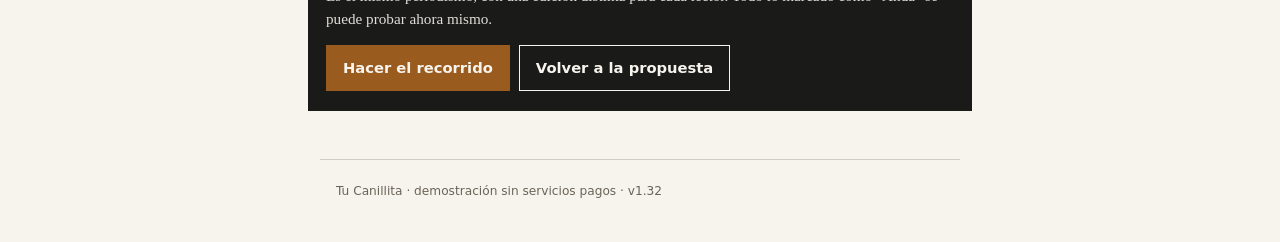
<file: pages/vision.html>
<!DOCTYPE html>
<html lang="es-PY">
<head>
  <meta charset="UTF-8">
  <meta name="viewport" content="width=device-width, initial-scale=1">
  <title>Hacia dónde va · Tu Canillita</title>
  <meta name="description" content="Una redacción, un contenido, muchas formas de recibirlo. El alcance completo de Tu Canillita, con lo que funciona hoy y lo que viene después.">
  <link rel="stylesheet" href="../css/styles.css">
  <link rel="stylesheet" href="../css/pages.css">
  <style>
    .vis { max-width: 700px; margin: 0 auto; padding: 0 18px 48px; }

    .vis__lead {
      margin: 22px 0 6px;
      font-family: var(--display);
      font-size: 1.3rem;
      line-height: 1.45;
    }
    .vis__sub {
      margin: 0;
      font-family: var(--display);
      font-style: italic;
      font-size: 1rem;
      color: var(--tinta-suave);
    }

    .vis h2 {
      margin: 36px 0 3px;
      font-family: var(--condensada);
      font-size: 1.05rem;
      letter-spacing: .12em;
      text-transform: uppercase;
    }
    .vis h2 .num {
      color: var(--ocre);
      margin-right: 7px;
    }
    .vis__bajada {
      margin: 0 0 14px;
      padding-bottom: 8px;
      border-bottom: 2px solid var(--tinta);
      font-family: var(--display);
      font-size: .95rem;
      color: var(--tinta-suave);
    }

    /* Cada pieza, con su estado */
    .piezas { display: grid; gap: 9px; margin: 0; padding: 0; list-style: none; }
    @media (min-width: 560px) { .piezas { grid-template-columns: 1fr 1fr; } }

    .pieza {
      display: flex; flex-direction: column; gap: 3px;
      padding: 11px 13px;
      border: 1px solid var(--linea);
      background: var(--burbuja-in);
    }
    .pieza--previsto { background: transparent; border-style: dashed; }

    .pieza__cab { display: flex; align-items: baseline; gap: 8px; flex-wrap: wrap; }
    .pieza__nombre {
      font-family: var(--interfaz); font-size: .95rem; font-weight: 600;
    }
    .pieza--previsto .pieza__nombre { color: var(--tinta-suave); }
    .pieza__que {
      font-family: var(--display); font-size: .86rem;
      line-height: 1.4; color: var(--tinta-suave);
    }

    .estado {
      flex: 0 0 auto;
      padding: 2px 7px;
      font-family: var(--interfaz);
      font-size: .66rem; font-weight: 600;
      letter-spacing: .04em; text-transform: uppercase;
    }
    .estado--anda   { background: var(--senal); color: var(--senal-papel); }
    .estado--camino { background: var(--ocre); color: var(--papel); }
    .estado--luego  { background: transparent; color: var(--tinta-suave); border: 1px solid var(--filete); }

    /* Leyenda */
    .leyenda {
      display: flex; flex-wrap: wrap; gap: 14px;
      margin: 16px 0 0; padding: 12px 14px;
      background: var(--papel-viejo);
    }
    .leyenda div { display: flex; align-items: center; gap: 7px; }
    .leyenda span:last-child {
      font-family: var(--display); font-size: .84rem; color: var(--tinta-suave);
    }

    /* El paso del medio */
    .motor { margin-top: 14px; }
    .motor__item {
      padding: 12px 0;
      border-bottom: 1px solid var(--linea);
    }
    .motor__titulo {
      margin: 0 0 3px;
      font-family: var(--display); font-size: 1.05rem;
    }
    .motor__texto {
      margin: 0; font-family: var(--display);
      font-size: .92rem; line-height: 1.5; color: var(--tinta-suave);
    }

    .aviso {
      margin: 18px 0 0; padding: 14px 16px;
      background: var(--burbuja-in);
      border-left: 4px solid var(--ocre);
      font-family: var(--display); font-size: .95rem; line-height: 1.55;
    }

    .cierre {
      margin: 36px 0 0; padding: 20px 18px;
      background: var(--tinta); color: var(--papel);
    }
    .cierre h2 {
      margin: 0 0 8px; font-family: var(--display);
      font-size: 1.3rem; letter-spacing: 0; text-transform: none; color: var(--papel);
    }
    .cierre p { margin: 0 0 14px; font-family: var(--display); font-size: .95rem; opacity: .9; }
    .cierre__acciones { display: flex; flex-wrap: wrap; gap: 9px; }
    .cierre .btn--primary { background: var(--ocre); border-color: var(--ocre); color: var(--papel); }
    .cierre .btn--ghost { color: var(--papel); border-color: var(--papel); }
  </style>
</head>
<body class="page">

  <header class="masthead">
    <a class="volver" href="propuesta.html">‹ La propuesta</a>
    <p class="masthead__eyebrow">Hacia dónde va</p>
    <h1 class="masthead__title">Tu Canillita</h1>
    <p class="masthead__line">El alcance completo, con lo que hay y lo que falta</p>
  </header>

  <main class="vis">

    <p class="vis__lead">Una redacción. Un contenido. Muchas formas de recibirlo.</p>
    <p class="vis__sub">
      El lector elige por dónde le habla al diario y por dónde le responde.
      Abajo está todo el alcance, y al lado de cada pieza, en qué estado está.
    </p>

    <div class="leyenda">
      <div><span class="estado estado--anda">Anda</span><span>funciona hoy</span></div>
      <div><span class="estado estado--camino">En camino</span><span>en construcción</span></div>
      <div><span class="estado estado--luego">Previsto</span><span>parte del plan</span></div>
    </div>

    <h2><span class="num">1</span>Por dónde le hablás</h2>
    <p class="vis__bajada">El lector entra por donde le queda cómodo. No hay que enseñarle una aplicación nueva.</p>
    <ul class="piezas">
      <li class="pieza">
        <div class="pieza__cab"><span class="pieza__nombre">Sitio web</span><span class="estado estado--anda">Anda</span></div>
        <p class="pieza__que">Elegís temas, seguís hilos y leés tu edición.</p>
      </li>
      <li class="pieza">
        <div class="pieza__cab"><span class="pieza__nombre">Telegram</span><span class="estado estado--anda">Anda</span></div>
        <p class="pieza__que">Bot que responde con fuente y fecha, y manda el boletín como nota de voz.</p>
      </li>
      <li class="pieza pieza--previsto">
        <div class="pieza__cab"><span class="pieza__nombre">WhatsApp</span><span class="estado estado--luego">Previsto</span></div>
        <p class="pieza__que">Donde está la gente. Requiere empresa verificada y plantillas pagas para el envío diario.</p>
      </li>
      <li class="pieza pieza--previsto">
        <div class="pieza__cab"><span class="pieza__nombre">Nota de voz</span><span class="estado estado--luego">Previsto</span></div>
        <p class="pieza__que">Preguntar hablando, sin escribir. Clave para quien maneja o tiene poca práctica con el teclado.</p>
      </li>
      <li class="pieza pieza--previsto">
        <div class="pieza__cab"><span class="pieza__nombre">Correo</span><span class="estado estado--luego">Previsto</span></div>
        <p class="pieza__que">Pedir el resumen diario o semanal por mail.</p>
      </li>
      <li class="pieza pieza--previsto">
        <div class="pieza__cab"><span class="pieza__nombre">Foto o documento</span><span class="estado estado--luego">Previsto</span></div>
        <p class="pieza__que">Mandar una imagen y preguntar sobre eso. Un vecino fotografía un bache y consulta.</p>
      </li>
      <li class="pieza pieza--previsto">
        <div class="pieza__cab"><span class="pieza__nombre">Ubicación</span><span class="estado estado--luego">Previsto</span></div>
        <p class="pieza__que">Qué pasa cerca tuyo: cortes, obras, alertas.</p>
      </li>
      <li class="pieza pieza--previsto">
        <div class="pieza__cab"><span class="pieza__nombre">Redes y SMS</span><span class="estado estado--luego">Previsto</span></div>
        <p class="pieza__que">Mensaje directo en la red que ya use, o aviso al celular sin datos.</p>
      </li>
    </ul>

    <h2><span class="num">2</span>Qué hace el diario con eso</h2>
    <p class="vis__bajada">Acá está la diferencia, y no es un robot que escribe noticias.</p>
    <div class="motor">
      <div class="motor__item">
        <p class="motor__titulo">Recuerda</p>
        <p class="motor__texto">Cada tema es un hilo con su cronología. La novedad de hoy se ubica sobre quince años de antecedentes en vez de empezar de cero. <strong>Anda hoy.</strong></p>
      </div>
      <div class="motor__item">
        <p class="motor__titulo">Prioriza</p>
        <p class="motor__texto">De todo lo publicado, arma la edición de cada lector según lo que dijo que le importa. Y le dice por qué le muestra cada nota. <strong>Anda hoy.</strong></p>
      </div>
      <div class="motor__item">
        <p class="motor__titulo">Distingue</p>
        <p class="motor__texto">Separa lo confirmado de lo que todavía está en discusión, con la fecha de cada dato y su fuente a la vista. <strong>Anda hoy.</strong></p>
      </div>
      <div class="motor__item">
        <p class="motor__titulo">Transforma</p>
        <p class="motor__texto">La misma información se vuelve resumen breve, nota completa, boletín hablado o respuesta a una pregunta. <strong>Anda hoy.</strong></p>
      </div>
      <div class="motor__item">
        <p class="motor__titulo">Avisa</p>
        <p class="motor__texto">Marca qué cambió desde la última visita, y a futuro avisa por el canal elegido cuando se mueve un hilo que seguís. <strong>Parcial: el aviso en pantalla anda; la notificación está en camino.</strong></p>
      </div>
      <div class="motor__item">
        <p class="motor__titulo">Aprende</p>
        <p class="motor__texto">Ajusta la edición según lo que el lector lee, escucha y pregunta. <strong>Previsto.</strong></p>
      </div>
    </div>

    <div class="aviso">
      El trabajo periodístico no está en esta lista, y esa es la idea. Reconstruir
      la historia de una obra pública, verificar un dato y admitir lo que no se
      sabe lo hace una redacción. Todo lo de arriba es la forma de entrega.
    </div>

    <h2><span class="num">3</span>De dónde sale la información</h2>
    <p class="vis__bajada">Ninguna respuesta se inventa. Si el dato no está cargado, el diario lo dice.</p>
    <ul class="piezas">
      <li class="pieza">
        <div class="pieza__cab"><span class="pieza__nombre">Periodismo propio</span><span class="estado estado--anda">Anda</span></div>
        <p class="pieza__que">La cobertura de la redacción, que es el centro de todo.</p>
      </li>
      <li class="pieza">
        <div class="pieza__cab"><span class="pieza__nombre">Documentos oficiales</span><span class="estado estado--anda">Anda</span></div>
        <p class="pieza__que">Boletín Oficial, decretos, licitaciones, organismos.</p>
      </li>
      <li class="pieza">
        <div class="pieza__cab"><span class="pieza__nombre">Medios de la región</span><span class="estado estado--camino">En camino</span></div>
        <p class="pieza__que">Hoy se citan con enlace y fecha. Lo que falta son acuerdos formales.</p>
      </li>
      <li class="pieza pieza--previsto">
        <div class="pieza__cab"><span class="pieza__nombre">Aportes de vecinos</span><span class="estado estado--luego">Previsto</span></div>
        <p class="pieza__que">Lo que manda la gente, verificado antes de publicarse.</p>
      </li>
    </ul>

    <h2><span class="num">4</span>Cómo lo recibís</h2>
    <p class="vis__bajada">La misma noticia, en el formato que le sirva a cada uno y al momento del día.</p>
    <ul class="piezas">
      <li class="pieza">
        <div class="pieza__cab"><span class="pieza__nombre">Respuesta breve</span><span class="estado estado--anda">Anda</span></div>
        <p class="pieza__que">Lo puntual que preguntaste, con su fuente.</p>
      </li>
      <li class="pieza">
        <div class="pieza__cab"><span class="pieza__nombre">Historia viva</span><span class="estado estado--anda">Anda</span></div>
        <p class="pieza__que">La nota completa con cronología, qué sabemos y qué falta.</p>
      </li>
      <li class="pieza">
        <div class="pieza__cab"><span class="pieza__nombre">Tu edición</span><span class="estado estado--anda">Anda</span></div>
        <p class="pieza__que">Tu portada del día, armada con tus temas.</p>
      </li>
      <li class="pieza">
        <div class="pieza__cab"><span class="pieza__nombre">Boletín hablado</span><span class="estado estado--anda">Anda</span></div>
        <p class="pieza__que">Guion de radio con tu edición, generado cada día. No es la lectura de las notas.</p>
      </li>
      <li class="pieza">
        <div class="pieza__cab"><span class="pieza__nombre">Nota de voz</span><span class="estado estado--anda">Anda</span></div>
        <p class="pieza__que">El boletín y las respuestas llegan como audio al chat.</p>
      </li>
      <li class="pieza">
        <div class="pieza__cab"><span class="pieza__nombre">Gráficos</span><span class="estado estado--camino">En camino</span></div>
        <p class="pieza__que">Datos difíciles, contados con una imagen. Ya hay uno en el hilo de Messi.</p>
      </li>
      <li class="pieza pieza--previsto">
        <div class="pieza__cab"><span class="pieza__nombre">Alertas</span><span class="estado estado--luego">Previsto</span></div>
        <p class="pieza__que">Aviso solo cuando se mueve algo que seguís. Nunca por defecto.</p>
      </li>
      <li class="pieza pieza--previsto">
        <div class="pieza__cab"><span class="pieza__nombre">Newsletter y PDF</span><span class="estado estado--luego">Previsto</span></div>
        <p class="pieza__que">Tu edición al correo, o para imprimir.</p>
      </li>
      <li class="pieza pieza--previsto">
        <div class="pieza__cab"><span class="pieza__nombre">Mapas</span><span class="estado estado--luego">Previsto</span></div>
        <p class="pieza__que">Cortes, obras y alertas ubicados en el territorio.</p>
      </li>
      <li class="pieza pieza--previsto">
        <div class="pieza__cab"><span class="pieza__nombre">Video y pantallas</span><span class="estado estado--luego">Previsto</span></div>
        <p class="pieza__que">Clips cortos, y la edición en la tele o en pantallas de comercios.</p>
      </li>
    </ul>

    <h2><span class="num">5</span>Vos elegís qué, cuándo y cómo</h2>
    <p class="vis__bajada">Como cuando el canillita sabía qué diario dejarte y a qué hora.</p>
    <ul class="piezas">
      <li class="pieza">
        <div class="pieza__cab"><span class="pieza__nombre">Qué</span><span class="estado estado--anda">Anda</span></div>
        <p class="pieza__que">Tus temas y los hilos que seguís.</p>
      </li>
      <li class="pieza">
        <div class="pieza__cab"><span class="pieza__nombre">Cuánto</span><span class="estado estado--anda">Anda</span></div>
        <p class="pieza__que">Boletín de treinta segundos o de cinco minutos, según el tiempo que tengas.</p>
      </li>
      <li class="pieza">
        <div class="pieza__cab"><span class="pieza__nombre">Cuándo</span><span class="estado estado--camino">En camino</span></div>
        <p class="pieza__que">Elegís la hora y queda guardada. Falta conectar el envío automático.</p>
      </li>
      <li class="pieza">
        <div class="pieza__cab"><span class="pieza__nombre">Cómo</span><span class="estado estado--anda">Anda</span></div>
        <p class="pieza__que">Texto, audio o los dos.</p>
      </li>
    </ul>

    <section class="cierre">
      <h2>No es una portada nueva.</h2>
      <p>
        Es el mismo periodismo, con una edición distinta para cada lector.
        Todo lo marcado como "Anda" se puede probar ahora mismo.
      </p>
      <div class="cierre__acciones">
        <a class="btn btn--primary" href="../index.html?demo=1">Hacer el recorrido</a>
        <a class="btn btn--ghost" href="propuesta.html">Volver a la propuesta</a>
      </div>
    </section>

  </main>

  <footer class="page__foot">
    <p>Tu Canillita · demostración sin servicios pagos · <span id="version-label"></span></p>
  </footer>

  <script src="../js/version.js"></script>
  <script>
    var el = document.getElementById('version-label');
    if (el && window.Canillita && Canillita.versionLabel) el.textContent = Canillita.versionLabel();
  </script>
</body>
</html>
</file>
<file: css/styles.css>
/*
 * styles.css — Tu Canillita
 * ---------------------------------
 * Mobile first. Identidad de diario de provincia: chapa en negativo, filetes
 * horizontales, volantas en recuadro y el ocre de las bardas como acento.
 * El canal se sugiere, no se copia: colores y tipografías propias.
 *
 * Tokens en :root — cambiar acá cambia todo.
 */

:root {
  /* Color — tinta sobre papel, con el ocre de las bardas como único acento */
  --tinta:        #1A1A18;
  --tinta-suave:  #6A6357;
  --papel:        #F7F4EE;
  --papel-viejo:  #EDE8DC;
  --burbuja-in:   #FDFCF9;
  --burbuja-out:  #E7DFCE;
  --ocre:         #9A5B1E;
  --ocre-claro:   #F2E7D8;
  --destacado:    #EBD9B4;
  --rojo:         #8C1D18;

  /* Señal: se usa SOLO para "esto cambió". Si aparece en otro lado pierde el
     significado, que es exactamente lo que le pasó al ocre. */
  --senal:        #0E4C5C;
  --senal-vivo:   #37D0E8;
  --senal-suave:  #8FD8E6;
  --senal-papel:  #EAF6F8;
  /* Tonos que estaban escritos a mano en el resto de la hoja */
  --tinta-clara:  #B3AB98;
  --ocre-vivo:    #C9922B;
  --ocre-hondo:   #7C4818;
  --ocre-papel:   #FBF0D8;
  --rojo-papel:   #FBEDEB;
  --rojo-hondo:   #7A2018;
  --senal-honda:  #0A3A46;
  --papel-tenue:  #F2F0EB;

  /* Acento del ecosistema. En el tema propio no se usa. */
  --marca:        transparent;
  --marca-papel:  transparent;

  --linea:        rgba(26, 26, 24, .18);
  --filete:       rgba(26, 26, 24, .55);

  /* Tipografía: serifa para leer, condensada para la chapa y las volantas */
  --display:    Georgia, "Iowan Old Style", "Times New Roman", serif;
  --condensada: "Arial Narrow", "Roboto Condensed", "Liberation Sans Narrow",
                "Helvetica Neue", Arial, sans-serif;
  --texto:      Georgia, "Iowan Old Style", "Times New Roman", serif;
  --interfaz:   system-ui, -apple-system, "Segoe UI", Roboto, Arial, sans-serif;

  /* Un diario no tiene esquinas redondeadas */
  --radio: 2px;
  --gap: 12px;
  --ancho: 480px;
}

* { box-sizing: border-box; }

html, body {
  margin: 0;
  padding: 0;
}

body {
  background: var(--papel);
  color: var(--tinta);
  font-family: var(--interfaz);
  font-size: 16px;
  line-height: 1.5;
  -webkit-text-size-adjust: 100%;
}

.visually-hidden {
  position: absolute;
  width: 1px; height: 1px;
  padding: 0; margin: -1px;
  overflow: hidden; clip: rect(0 0 0 0);
  white-space: nowrap; border: 0;
}

/* Foco visible siempre: requisito de accesibilidad básica */
:focus-visible {
  outline: 3px solid var(--destacado);
  outline-offset: 2px;
}

/* ------------------------------------------------------------- cabecera */

/* La chapa va en negativo, como el cabezal impreso de un diario local */
.masthead {
  padding: 10px 16px 8px;
  background: var(--tinta);
  color: var(--papel);
}

.masthead__eyebrow {
  margin: 0;
  font-family: var(--condensada);
  font-size: .68rem;
  letter-spacing: .2em;
  text-transform: uppercase;
  color: var(--tinta-clara);
}

.masthead__title {
  margin: 1px 0 0;
  font-family: var(--condensada);
  /* font-stretch ayuda donde la variante estrecha existe pero no tiene nombre */
  font-stretch: 87.5%;
  font-size: clamp(1.45rem, 6.4vw, 1.9rem);
  font-weight: 400;
  letter-spacing: .02em;
  line-height: 1.05;
  text-transform: uppercase;
}

.masthead__line {
  margin: 3px 0 0;
  font-family: var(--display);
  font-size: .78rem;
  font-style: italic;
  color: var(--tinta-clara);
}

/* Fecha y edición, entre filetes: el corondel del diario */
.dateline {
  display: flex;
  justify-content: space-between;
  gap: 10px;
  max-width: var(--ancho);
  margin: 0 auto;
  padding: 6px 16px;
  border-bottom: 2px solid var(--tinta);
  font-family: var(--interfaz);
  font-size: .76rem;
  color: var(--tinta-suave);
}

/*
 * Edición Grupo América.
 *
 * No es otra hoja de estilos ni otra aplicación: solo cambian el acento y el
 * negro exacto. El ocre sigue siendo el color de Tu Canillita; el rojo
 * aparece únicamente donde habla el ecosistema: procedencia, marcas y el
 * esquema de integración.
 *
 * OJO con el rojo: está medido sobre el logotipo de Tu Canillita que viene en
 * la presentación del directorio (mediana de 11.331 píxeles plenos), no sobre
 * el manual de marca de Grupo América, que todavía no tenemos. Si el grupo
 * manda su logotipo o su guía, esta línea es lo único que hay que cambiar.
 *
 * Contraste medido: 5,60:1 sobre blanco, 5,28:1 sobre el papel y 5,60:1 con
 * blanco encima; pasa AA en los dos sentidos. Sobre el negro de la chapa baja,
 * y por eso ahí se usa solo en separadores y filetes, nunca en texto chico.
 */
:root[data-tema="grupo"] {
  --tinta:        #16161A;   /* el negro de la cabecera */
  --marca:        #D00D16;   /* el rojo del logotipo, medido */
  --marca-papel:  #FBECEC;   /* el mismo rojo al 8% */
  --senal:        #1F3A5F;   /* azul de apoyo, para lo que cambió */
  --senal-vivo:   #3F7CB0;
  --senal-suave:  #A3C2DC;
  --senal-papel:  #EDF3F9;
  --linea:        rgba(22, 22, 26, .18);
  --filete:       rgba(22, 22, 26, .55);
}

/*
 * El ocre sigue siendo el acento y acá no se cambia de raíz: teñir --ocre de
 * rojo se llevaría puestas la cronología, los números y las pestañas, que ya
 * funcionan como están.
 *
 * La excepción es el lector elegido. Es lo único de esa pantalla que queda
 * pintado con el color de la otra identidad, y se nota: la cabecera dice rojo
 * y el botón activo contesta marrón.
 */
:root[data-tema="grupo"] .persona.is-activa {
  background: var(--marca);
  border-color: var(--marca);
}

/* --------------------------------------------------------------- página */

.stage {
  max-width: var(--ancho);
  margin: 0 auto;
  padding: 16px 12px 32px;
}

/* ------------------------------------------------------------- teléfono */

.phone {
  display: flex;
  flex-direction: column;
  background: var(--papel-viejo);
  border: 1px solid var(--filete);
  overflow: hidden;
}

.phone__bar {
  display: flex;
  align-items: center;
  gap: 10px;
  padding: 9px 12px;
  background: var(--tinta);
  color: var(--papel);
}

.phone__avatar {
  width: 36px; height: 36px;
  flex: 0 0 36px;
  display: grid;
  place-items: center;
  background: var(--ocre);
  color: var(--papel);
  font-family: var(--condensada);
  font-size: .9rem;
  letter-spacing: .05em;
}

.phone__id { min-width: 0; }

.phone__name {
  margin: 0;
  font-family: var(--condensada);
  font-stretch: 87.5%;
  font-size: .98rem;
  letter-spacing: .04em;
  text-transform: uppercase;
}

.phone__status {
  margin: 0;
  font-family: var(--display);
  font-size: .72rem;
  font-style: italic;
  color: var(--tinta-clara);
}

/* Nota del editor, no cartel de advertencia */
.phone__disclaimer {
  margin: 0;
  padding: 5px 12px;
  background: var(--papel);
  border-bottom: 1px solid var(--filete);
  font-family: var(--condensada);
  font-size: .7rem;
  letter-spacing: .1em;
  text-transform: uppercase;
  text-align: center;
  color: var(--tinta-suave);
}

/* ----------------------------------------------------------- mensajería */

.chat-log {
  height: clamp(280px, 46vh, 520px);
  overflow-y: auto;
  padding: 12px;
  display: flex;
  flex-direction: column;
  gap: 10px;
  scroll-behavior: smooth;
}

.msg {
  display: flex;
  max-width: 92%;
}

.msg--in  { align-self: flex-start; }
.msg--out { align-self: flex-end; max-width: 82%; }

/* El agente habla desde el papel: sin globo de color, con filete */
.bubble {
  position: relative;
  padding: 10px 12px 22px;
  background: var(--burbuja-in);
  border: 1px solid var(--linea);
  border-top: 2px solid var(--tinta);
  font-family: var(--display);
  font-size: .95rem;
  line-height: 1.55;
  word-wrap: break-word;
}

/* El lector, en el margen: recuadro simple sin filete superior */
.msg--out .bubble {
  background: var(--burbuja-out);
  border: 1px solid var(--linea);
  border-top: 1px solid var(--linea);
  font-family: var(--interfaz);
  font-size: .9rem;
}

.bubble__text strong {
  font-family: var(--condensada);
  font-weight: 400;
  font-size: 1.06em;
  letter-spacing: .02em;
  text-transform: uppercase;
}

.bubble__text em {
  font-style: italic;
  color: var(--tinta-suave);
}

.bubble time {
  position: absolute;
  right: 10px;
  bottom: 6px;
  font-family: var(--condensada);
  font-size: .68rem;
  letter-spacing: .06em;
  color: var(--tinta-suave);
}

/* Guion de radio: se lee como texto aunque no haya voz */
.msg--script .bubble {
  background: var(--ocre-claro);
  border-top-color: var(--ocre);
}

.bubble__tag {
  font-family: var(--condensada);
  font-size: .68rem;
  letter-spacing: .16em;
  text-transform: uppercase;
  color: var(--ocre);
  margin-bottom: 6px;
}

/* Enlaces a la edición: pie de nota, no botón de app */
.bubble__links {
  display: flex;
  flex-direction: column;
  gap: 0;
  margin-top: 10px;
  border-top: 1px solid var(--linea);
}

.bubble__link {
  display: block;
  padding: 9px 0;
  border-bottom: 1px solid var(--linea);
  color: var(--ocre);
  font-family: var(--interfaz);
  font-size: .88rem;
  font-weight: 600;
  text-decoration: none;
}

.bubble__link:last-child { border-bottom: 0; }
.bubble__link:hover { color: var(--tinta); }

/* Mensaje de audio: reproductor + guion siempre visible */
.msg--audio .bubble {
  background: var(--ocre-claro);
  border-top-color: var(--ocre);
}

.audio {
  display: flex;
  align-items: center;
  gap: 10px;
  padding-bottom: 10px;
  border-bottom: 1px solid var(--linea);
}

.audio__play,
.audio__stop {
  flex: 0 0 auto;
  width: 42px; height: 42px;
  border: 0;
  border-radius: 0;
  background: var(--ocre);
  color: var(--papel);
  font-size: .95rem;
  cursor: pointer;
}

.audio__stop {
  width: 36px; height: 36px;
  background: transparent;
  border: 1px solid var(--tinta-suave);
  color: var(--tinta-suave);
  font-size: .7rem;
}

.audio__info {
  flex: 1;
  min-width: 0;
  display: flex;
  flex-direction: column;
}

.audio__title {
  font-family: var(--condensada);
  font-size: .95rem;
  letter-spacing: .06em;
  text-transform: uppercase;
}
.audio__state {
  font-family: var(--interfaz);
  font-size: .72rem;
  color: var(--tinta-suave);
}

.msg--audio .guion__texto { padding-top: 10px; }

.msg--audio .guion__linea {
  margin: 0 0 10px;
  padding: 2px 6px;
  border-radius: 4px;
  font-family: var(--display);
  font-size: .92rem;
  line-height: 1.6;
  transition: background .2s ease;
}

/* La línea que se está diciendo en voz alta */
.guion__linea.is-speaking {
  background: var(--destacado);
  box-shadow: -4px 0 0 var(--ocre);
}

/* Fecha del dato y fuentes: parte del contrato de confianza */
.meta {
  margin-top: 10px;
  font-family: var(--interfaz);
  font-size: .75rem;
  color: var(--tinta-suave);
}

.sources {
  margin-top: 10px;
  padding-top: 8px;
  border-top: 1px solid var(--filete);
  display: flex;
  flex-direction: column;
  gap: 3px;
}

.sources__label {
  font-family: var(--condensada);
  font-size: .68rem;
  letter-spacing: .18em;
  text-transform: uppercase;
  color: var(--tinta-suave);
}

.sources a,
.sources span:not(.sources__label) {
  font-family: var(--interfaz);
  font-size: .76rem;
  color: var(--ocre);
  text-decoration: underline;
  text-underline-offset: 2px;
}

/* Indicador de escritura */
.bubble--typing {
  display: flex;
  gap: 4px;
  padding: 12px 14px;
  background: var(--burbuja-in);
}

.bubble--typing span {
  width: 7px; height: 7px;
  border-radius: 50%;
  background: var(--tinta-suave);
  opacity: .45;
  animation: blink 1.1s infinite ease-in-out;
}

.bubble--typing span:nth-child(2) { animation-delay: .18s; }
.bubble--typing span:nth-child(3) { animation-delay: .36s; }

@keyframes blink {
  0%, 60%, 100% { opacity: .25; transform: translateY(0); }
  30%           { opacity: .9;  transform: translateY(-3px); }
}

/* --------------------------------------------------- respuestas rápidas */

.quick-replies {
  display: flex;
  flex-wrap: wrap;
  gap: 8px;
  padding: 10px 12px;
  /* Con menús largos la zona crecía demasiado: se limita y hace scroll */
  max-height: 148px;
  overflow-y: auto;
  background: var(--papel-viejo);
  border-top: 1px solid var(--linea);
}

/* Botones de sección, como los recuadros de una portada */
.quick {
  min-height: 44px;
  padding: 8px 13px;
  border: 1px solid var(--filete);
  border-radius: 0;
  background: var(--burbuja-in);
  color: var(--tinta);
  font-family: var(--interfaz);
  font-size: .88rem;
  cursor: pointer;
}

/* display:flex le gana al atributo hidden si no lo decimos explícitamente */
.quick-replies[hidden] { display: none; }

.quick:hover { background: var(--ocre); border-color: var(--ocre); color: var(--papel); }
.quick:active { transform: translateY(1px); }

/* ------------------------------------------------------------ redactor */

.composer {
  display: flex;
  gap: 8px;
  padding: 10px 12px;
  background: var(--papel);
  border-top: 1px solid var(--linea);
}

.composer__input {
  flex: 1;
  min-width: 0;
  min-height: 46px;
  padding: 10px 12px;
  border: 1px solid var(--filete);
  border-radius: 0;
  background: var(--burbuja-in);
  font-family: var(--interfaz);
  font-size: 1rem;
  color: var(--tinta);
}

.composer__send {
  width: 46px; height: 46px;
  flex: 0 0 46px;
  border: 0;
  border-radius: 0;
  background: var(--tinta);
  color: var(--papel);
  font-size: 1.05rem;
  cursor: pointer;
}

.composer__send:hover { background: var(--ocre-hondo); }

/* Mientras el agente escribe, el redactor se ve apagado */
.composer__input:disabled { background: var(--papel-tenue); color: var(--tinta-suave); }
.composer__send:disabled { background: var(--tinta-suave); cursor: default; }

/* --------------------------------------------------------------- notas */

.notes {
  margin-top: 20px;
  padding: 14px 16px;
  background: var(--burbuja-in);
  border: 1px solid var(--filete);
}

.notes__title {
  margin: 0 0 8px;
  padding-bottom: 6px;
  border-bottom: 1px solid var(--filete);
  font-family: var(--condensada);
  font-size: 1rem;
  letter-spacing: .1em;
  text-transform: uppercase;
}

.notes__list {
  margin: 0;
  padding-left: 18px;
  font-family: var(--display);
  font-size: .92rem;
  line-height: 1.5;
  color: var(--tinta-suave);
}

.notes__list li { margin-bottom: 5px; }

.notes__links {
  display: flex;
  flex-direction: column;
  gap: 6px;
  margin: 14px 0 0;
}

.notes__links a {
  font-family: var(--interfaz);
  font-size: .88rem;
  font-weight: 600;
  color: var(--ocre);
  text-decoration: none;
}

.notes__links a:hover { text-decoration: underline; }

.notes__foot {
  margin: 12px 0 0;
  padding-top: 10px;
  border-top: 1px solid var(--linea);
  font-size: .74rem;
  color: var(--tinta-suave);
}

.notes__source { display: block; margin-top: 2px; }

/* ------------------------------------------------------- pantalla ancha */

@media (min-width: 900px) {
  .stage {
    max-width: 940px;
    display: grid;
    grid-template-columns: minmax(0, 1fr) 300px;
    gap: 24px;
    align-items: start;
    padding-top: 24px;
  }
  .notes { margin-top: 0; position: sticky; top: 24px; }
  .chat-log { height: 66vh; }
}

/* --------------------------------------------------------- accesibilidad */

@media (prefers-reduced-motion: reduce) {
  * { animation-duration: .001ms !important; animation-iteration-count: 1 !important; }
  .chat-log { scroll-behavior: auto; }
}

/* --------------------------------------------- escuchar una respuesta */

.msg--clip { max-width: 88%; }

.clip {
  display: flex;
  align-items: center;
  gap: 10px;
  padding: 8px 12px 8px 8px;
  border: 1px solid var(--linea);
  border-left: 4px solid var(--ocre);
  background: var(--burbuja-in);
}

.clip__play {
  flex: 0 0 auto;
  width: 34px; height: 34px;
  border: 0;
  border-radius: 0;
  background: var(--ocre);
  color: var(--papel);
  font-size: .8rem;
  cursor: pointer;
}

.clip__label {
  font-family: var(--interfaz);
  font-size: .86rem;
  color: var(--tinta);
}

/* La chapa dentro de las páginas lleva el enlace de vuelta arriba */
.masthead .volver {
  display: block;
  margin-bottom: 6px;
  color: var(--ocre-claro);
}

/* --------------------------------------------------- barra de secciones */

/* Acceso permanente a la edición y a la historia, como las secciones
   de la portada de un diario. No depende de ningún botón del chat. */
.secciones {
  display: flex;
  gap: 18px;
  max-width: var(--ancho);
  margin: 0 auto;
  padding: 8px 16px;
  border-bottom: 1px solid var(--filete);
}

.secciones a {
  font-family: var(--interfaz);
  font-size: .92rem;
  font-weight: 600;
  color: var(--tinta);
  text-decoration: none;
  border-bottom: 2px solid transparent;
  padding-bottom: 2px;
}

.secciones a:hover { border-bottom-color: var(--ocre); color: var(--ocre); }

/* El canal real, a la vista dentro del simulador */
.phone__disclaimer a {
  color: var(--ocre);
  font-weight: 600;
}
</file>
<file: css/pages.css>
/*
 * pages.css — edición personalizada e historia viva
 * -------------------------------------------------
 * Usa los tokens de styles.css. Acá va solo lo propio de las páginas largas.
 *
 * Criterio de diario de provincia: chapa en negativo, filetes horizontales,
 * volantas en recuadro ocre y todo el texto de lectura en serifa. El estado de
 * cada tramo se lee de un vistazo sin depender únicamente del color.
 */

.page {
  background: var(--papel);
}

.page__body {
  max-width: 640px;
  margin: 0 auto;
  padding: 0 16px 40px;
}

.page__foot {
  max-width: 640px;
  margin: 0 auto;
  padding: 20px 16px 40px;
  border-top: 1px solid var(--linea);
  font-size: .76rem;
  color: var(--tinta-suave);
}

.page__foot p { margin: 2px 0; }

.volver {
  display: inline-block;
  margin-bottom: 12px;
  font-size: .84rem;
  font-weight: 600;
  color: var(--ocre);
  text-decoration: none;
}

.volver:hover { text-decoration: underline; }

/* --------------------------------------------------- cabecera de edición */

.edicion-head {
  padding: 0 0 14px;
  border-bottom: 2px solid var(--tinta);
}

.edicion-head > * {
  max-width: 640px;
  margin-left: auto;
  margin-right: auto;
  padding-left: 16px;
  padding-right: 16px;
}

.edicion-head .volver { display: block; padding-top: 10px; }

.edicion-head__saludo {
  margin: 12px auto 4px;
  font-family: var(--display);
  font-style: italic;
  font-size: 1.15rem;
  color: var(--tinta-suave);
}

.edicion-head__meta {
  margin: 0 auto;
  font-family: var(--interfaz);
  font-size: .82rem;
  color: var(--tinta-suave);
}

.edicion-head__intereses {
  margin: 12px auto 0;
  font-family: var(--interfaz);
  font-size: .84rem;
  color: var(--tinta-suave);
}

.tag {
  display: inline-block;
  margin: 2px 0 2px 6px;
  padding: 3px 9px;
  border: 1px solid var(--filete);
  background: transparent;
  color: var(--tinta);
  font-weight: 600;
}

/* ----------------------------------------------- cabecera historia viva */

.viva-head {
  padding: 18px 16px 22px;
  background: var(--tinta);
  color: var(--papel);
}

.viva-head > * {
  max-width: 640px;
  margin-left: auto;
  margin-right: auto;
}

.viva-head .volver { color: var(--destacado); display: block; }

.viva-head__eyebrow {
  margin: 10px auto 0;
  font-family: var(--condensada);
  font-size: .72rem;
  letter-spacing: .2em;
  text-transform: uppercase;
  color: var(--ocre-claro);
}

.viva-head__titulo {
  margin: 4px auto 6px;
  font-family: var(--condensada);
  font-stretch: 87.5%;
  font-size: clamp(2rem, 10vw, 2.8rem);
  letter-spacing: .02em;
  text-transform: uppercase;
  line-height: 1;
}

.viva-head__bajada {
  margin: 0 auto;
  font-family: var(--display);
  font-style: italic;
  font-size: 1.05rem;
  line-height: 1.45;
  opacity: .92;
}

.viva-head__meta {
  margin: 10px auto 0;
  font-size: .76rem;
  opacity: .7;
}

.viva-head__acciones {
  display: flex;
  flex-wrap: wrap;
  gap: 8px;
  margin-top: 16px;
}

/* Índice pegajoso: la historia es larga */
.indice {
  position: sticky;
  top: 0;
  z-index: 5;
  display: flex;
  gap: 4px;
  overflow-x: auto;
  padding: 8px 16px;
  background: var(--papel);
  border-bottom: 1px solid var(--linea);
}

.indice a {
  flex: 0 0 auto;
  padding: 7px 10px;
  border-radius: 0;
  font-family: var(--interfaz);
  font-size: .88rem;
  font-weight: 600;
  color: var(--tinta-suave);
  text-decoration: none;
  white-space: nowrap;
}

.indice a:hover { background: var(--ocre-claro); color: var(--ocre); }

/* -------------------------------------------------------------- bloques */

.bloque {
  padding: 26px 0;
  border-bottom: 1px solid var(--linea);
  scroll-margin-top: 56px;
}

.bloque__titulo {
  margin: 0 0 10px;
  padding-bottom: 5px;
  border-bottom: 2px solid var(--tinta);
  font-family: var(--condensada);
  font-size: 1.05rem;
  letter-spacing: .12em;
  text-transform: uppercase;
  line-height: 1.2;
}

.bloque__sub {
  margin: 22px 0 10px;
  font-family: var(--condensada);
  font-size: .88rem;
  letter-spacing: .1em;
  text-transform: uppercase;
  color: var(--tinta-suave);
}

.bloque__bajada {
  margin: 0 0 14px;
  font-size: .9rem;
  color: var(--tinta-suave);
}

/* --------------------------------------------------------------- notas */

.nota {
  padding: 24px 0;
  border-bottom: 1px solid var(--linea);
}

.nota--principal .nota__titulo { font-size: 1.75rem; }

/* La volanta va en recuadro ocre, como el rótulo de sección impreso */
/* La volanta va en texto, no en recuadro: el ocre relleno se repetía tanto
   que había dejado de ser un acento */
.nota__eyebrow {
  display: block;
  margin: 0 0 5px;
  padding: 0;
  color: var(--ocre);
  font-family: var(--condensada);
  font-size: .78rem;
  letter-spacing: .16em;
  text-transform: uppercase;
}

.nota__titulo {
  margin: 0 0 6px;
  font-family: var(--display);
  font-size: 1.45rem;
  line-height: 1.14;
}

.nota__bajada {
  margin: 0 0 10px;
  font-family: var(--display);
  font-style: italic;
  font-size: 1rem;
  color: var(--tinta-suave);
}

.nota__lectura {
  margin: 0 0 12px;
  font-family: var(--interfaz);
  font-size: .78rem;
  color: var(--tinta-suave);
}

.nota__resumen {
  margin: 0 0 14px;
  font-family: var(--display);
  font-size: 1.02rem;
  line-height: 1.65;
}

.nota__acciones {
  display: flex;
  flex-wrap: wrap;
  gap: 8px;
  margin-top: 14px;
}

/* Aviso de contenido ficticio: imposible de pasar por alto */
.fiction {
  margin: 0 0 12px;
  padding: 10px 12px;
  border: 1px solid var(--rojo);
  background: transparent;
  color: var(--rojo);
  font-family: var(--condensada);
  font-size: .88rem;
  letter-spacing: .04em;
}

/* ----------------------------------------------------------- desplegable */

.mas { margin-top: 6px; }

.mas__btn {
  display: inline-block;
  padding: 11px 16px;
  border: 1px solid var(--filete);
  border-radius: 0;
  background: transparent;
  color: var(--tinta);
  font-family: var(--condensada);
  font-size: .9rem;
  letter-spacing: .08em;
  text-transform: uppercase;
  cursor: pointer;
  list-style: none;
}

.mas__btn::-webkit-details-marker { display: none; }
.mas[open] .mas__btn { background: var(--tinta); border-color: var(--tinta); color: var(--papel); }

.mas__cuerpo { padding-top: 16px; }

.mas__sub {
  margin: 22px 0 8px;
  font-size: .74rem;
  letter-spacing: .16em;
  text-transform: uppercase;
  color: var(--tinta-suave);
}

/* ------------------------------------------------------------- artículo */

.article p {
  margin: 0 0 14px;
  font-family: var(--display);
  font-size: 1rem;
  line-height: 1.7;
}

.article__heading {
  margin: 24px 0 10px;
  font-family: var(--condensada);
  font-size: 1.05rem;
  letter-spacing: .08em;
  text-transform: uppercase;
}

.destacado {
  margin: 0 0 18px;
  font-family: var(--display);
  font-size: 1.15rem;
  line-height: 1.55;
}

/* Letra capitular: el gesto que dice "esto es una nota", no una pantalla */
.destacado::first-letter {
  float: left;
  margin: 4px 7px 0 0;
  font-size: 3.1rem;
  line-height: .8;
  color: var(--ocre);
}

.importa {
  margin: 18px 0;
  padding: 14px 16px;
  background: var(--ocre-claro);
  border-left: 4px solid var(--ocre);
  border-radius: 0;
}

.importa h3 {
  margin: 0 0 6px;
  font-family: var(--condensada);
  font-size: .8rem;
  letter-spacing: .16em;
  text-transform: uppercase;
  color: var(--ocre);
}

.importa p { margin: 0; font-size: .94rem; line-height: 1.6; }

/* --------------------------------------------- qué sabemos / qué falta */

.saber {
  display: grid;
  gap: 14px;
  margin: 18px 0;
}

.saber__col {
  padding: 14px 16px;
  background: var(--burbuja-in);
  border: 1px solid var(--linea);
  border-top: 3px solid var(--tinta);
  border-radius: 0;
}

.saber__col h3 {
  margin: 0 0 10px;
  font-family: var(--condensada);
  font-size: .82rem;
  letter-spacing: .16em;
  text-transform: uppercase;
  color: var(--tinta);
}

.facts {
  margin: 0;
  padding: 0;
  list-style: none;
}

.facts li {
  position: relative;
  margin-bottom: 12px;
  padding-left: 24px;
  font-size: .92rem;
  line-height: 1.55;
}

.facts li::before {
  position: absolute;
  left: 0;
  top: 0;
  font-size: .95rem;
}

.facts--confirmed li::before { content: "✔"; color: var(--ocre); }
.facts--pending li::before { content: "?"; color: var(--rojo); font-weight: 700; }

.fact__date {
  display: block;
  margin-top: 3px;
  font-size: .72rem;
  color: var(--tinta-suave);
}

/* --------------------------------------------------------------- tramos */

.tramos {
  margin: 0;
  padding: 0;
  list-style: none;
}

.tramo {
  margin-bottom: 10px;
  padding: 13px 15px;
  background: var(--burbuja-in);
  border: 1px solid var(--linea);
  border-left: 5px solid var(--tinta-suave);
  border-radius: 0;
  scroll-margin-top: 62px;
}

.tramo--done    { border-left-color: var(--ocre); }
.tramo--partial { border-left-color: var(--ocre-vivo); }
.tramo--blocked { border-left-color: var(--rojo); }

.tramo__head {
  display: flex;
  align-items: center;
  justify-content: space-between;
  gap: 10px;
  margin-bottom: 4px;
}

.tramo__name {
  margin: 0;
  font-family: var(--display);
  font-size: 1.05rem;
}

/* El texto del chip dice el estado: no depende solo del color */
.chip {
  flex: 0 0 auto;
  padding: 3px 8px;
  border-radius: 0;
  font-family: var(--interfaz);
  font-size: .74rem;
  font-weight: 600;
}

.chip--done    { background: var(--ocre-claro); color: var(--ocre); }
.chip--partial { background: var(--ocre-papel); color: var(--ocre-hondo); }
.chip--blocked { background: var(--rojo-papel); color: var(--rojo-hondo); }

.tramo__traza {
  margin: 0 0 6px;
  font-size: .8rem;
  color: var(--tinta-suave);
}

.tramo__estado {
  margin: 0;
  font-size: .9rem;
  font-weight: 600;
}

.tramo__detalle {
  margin: 8px 0 0;
  font-size: .9rem;
  line-height: 1.55;
  color: var(--tinta-suave);
}

/* ----------------------------------------------------------- cronología */

.cronologia {
  margin: 0;
  padding: 0 0 0 22px;
  list-style: none;
  border-left: 2px solid var(--linea);
}

.hito {
  position: relative;
  padding: 0 0 22px 6px;
}

.hito::before {
  content: "";
  position: absolute;
  left: -28px;
  top: 6px;
  width: 9px; height: 9px;
  background: var(--ocre);
  border: 2px solid var(--papel);
}

.hito__date {
  display: block;
  font-family: var(--interfaz);
  font-size: .76rem;
  font-weight: 600;
  color: var(--ocre);
}

.hito__title {
  margin: 3px 0 4px;
  font-family: var(--display);
  font-size: 1.02rem;
}

.hito__text {
  margin: 0;
  font-size: .9rem;
  line-height: 1.55;
}

.hito__source {
  margin: 4px 0 0;
  font-size: .72rem;
  color: var(--tinta-suave);
}

/* Un capítulo con fecha que todavía no ocurrió. El punto va hueco y el texto
   más tenue: tiene que leerse como agenda, nunca como hecho consumado.
   No se usa --senal acá: ese color significa "esto cambió" y nada más. */

.hito--proximo::before {
  background: var(--papel);
  border-color: var(--ocre);
}

.hito--proximo .hito__title,
.hito--proximo .hito__text {
  color: var(--tinta-suave);
}

.hito__pendiente {
  display: inline-block;
  margin: 2px 0 0;
  padding: 1px 6px;
  border: 1px dashed var(--tinta-clara);
  font-family: var(--interfaz);
  font-size: .66rem;
  font-weight: 600;
  letter-spacing: .04em;
  text-transform: uppercase;
  color: var(--tinta-suave);
}

/* -------------------------------------------------------------- fuentes */

.fuentes {
  margin: 0;
  padding: 0;
  list-style: none;
}

.fuente {
  padding: 10px 0;
  border-bottom: 1px solid var(--linea);
  font-family: var(--display);
  font-size: .92rem;
}

.fuente a { color: var(--tinta); text-decoration: none; }
.fuente a:hover { text-decoration: underline; }

.fuente__meta {
  display: block;
  margin-top: 2px;
  font-family: var(--interfaz);
  font-size: .78rem;
  color: var(--tinta-suave);
}

/* ------------------------------------------------------------- boletín */

.bloque--audio .btn { margin-top: 4px; }

.reproductor {
  display: flex;
  flex-wrap: wrap;
  gap: 8px;
}

.reproductor__estado {
  margin: 10px 0 0;
  font-size: .78rem;
  color: var(--tinta-suave);
}

.btn:disabled { opacity: .45; cursor: default; }

.guion__linea {
  margin: 0 0 12px;
  padding: 3px 6px;
  border-radius: 4px;
  font-family: var(--display);
  font-size: 1rem;
  line-height: 1.7;
  transition: background .2s ease;
}

/* La frase que se está diciendo en voz alta */
.guion__linea.is-speaking {
  background: var(--destacado);
  font-weight: 600;
}

.guion {
  margin-top: 16px;
  padding: 16px;
  background: var(--ocre-claro);
  border-left: 4px solid var(--ocre);
  border-radius: 0;
}

.guion__aviso {
  margin: 0 0 12px;
  font-size: .76rem;
  color: var(--tinta-suave);
}

.guion__texto p {
  margin: 0 0 12px;
  font-family: var(--display);
  font-size: 1rem;
  line-height: 1.7;
}

/* ------------------------------------------------------------ preguntar */

.ask {
  display: flex;
  gap: 8px;
  margin-bottom: 14px;
}

.ask__input {
  flex: 1;
  min-width: 0;
  min-height: 46px;
  padding: 10px 12px;
  border: 1px solid var(--filete);
  border-radius: 0;
  background: var(--burbuja-in);
  font-family: var(--interfaz);
  font-size: 1rem;
}

.ask__send {
  min-height: 46px;
  padding: 0 16px;
  border: 0;
  border-radius: 0;
  background: var(--tinta);
  color: var(--papel);
  font-family: var(--condensada);
  font-size: .92rem;
  letter-spacing: .08em;
  text-transform: uppercase;
  cursor: pointer;
}

.sugeridas {
  display: flex;
  flex-wrap: wrap;
  gap: 8px;
}

.sugerida {
  padding: 9px 13px;
  border: 1px solid var(--filete);
  border-radius: 0;
  background: var(--burbuja-in);
  color: var(--tinta);
  font-family: var(--interfaz);
  font-size: .88rem;
  text-decoration: none;
}

.sugerida:hover { background: var(--ocre); border-color: var(--ocre); color: var(--papel); }

/* -------------------------------------------------------------- botones */

.btn {
  display: inline-block;
  min-height: 44px;
  padding: 11px 16px;
  border-radius: 0;
  font-family: var(--interfaz);
  font-size: .92rem;
  font-weight: 600;
  text-decoration: none;
  cursor: pointer;
  border: 1px solid transparent;
}

.btn--primary {
  background: var(--tinta);
  color: var(--papel);
  border-color: var(--tinta);
}

.btn--primary:hover { background: var(--ocre-hondo); }

.btn--ghost {
  background: transparent;
  color: var(--ocre);
  border-color: var(--ocre);
}

.btn--ghost:hover { background: var(--ocre-claro); }

.btn--follow {
  background: transparent;
  color: var(--tinta);
  border-color: var(--tinta);
}

.btn--follow[aria-pressed="true"] {
  background: transparent;
  border-color: var(--tinta);
}

.viva-head .btn--ghost { color: var(--papel); border-color: var(--papel); }
.viva-head .btn--ghost:hover { background: rgba(247, 244, 238, .15); }

.error {
  padding: 14px 16px;
  background: var(--rojo-papel);
  border-left: 4px solid var(--rojo);
  color: var(--rojo-hondo);
}

/* --------------------------------------------------------- dos columnas */

@media (min-width: 720px) {
  .saber { grid-template-columns: 1fr 1fr; }
  .bloque__titulo { font-size: 1.5rem; }
}

/* ------------------------------------------------ velocidad de lectura */

.velocidad {
  display: flex;
  align-items: center;
  flex-wrap: wrap;
  gap: 10px;
  margin-top: 14px;
}

.velocidad__label {
  font-family: var(--interfaz);
  font-size: .8rem;
  color: var(--tinta-suave);
}

.velocidad__opciones {
  display: flex;
  gap: 6px;
}

.velocidad__btn {
  min-height: 40px;
  padding: 8px 12px;
  border: 1px solid var(--filete);
  border-radius: 0;
  background: var(--burbuja-in);
  font-family: var(--interfaz);
  font-size: .86rem;
  color: var(--tinta-suave);
  cursor: pointer;
}

.velocidad__btn.is-active {
  background: var(--tinta);
  border-color: var(--tinta);
  color: var(--papel);
}

/* La barra de secciones acompaña el ancho de lectura de las páginas */
.page .secciones {
  max-width: 640px;
}

/* Barra de escucha dentro de una nota o de un tramo */
.escuchar {
  margin: 12px 0 4px;
}

.tramo .escuchar {
  margin: 10px 0 0;
  border-left-width: 3px;
}

/* Aviso al seguir una historia: explica dónde queda */
.seguir-aviso {
  flex-basis: 100%;
  margin: 4px 0 0;
  font-family: var(--display);
  font-style: italic;
  font-size: .82rem;
  color: var(--ocre);
}

/* ==================================================== portada del diario */

/* Franja de temas: la personalización se ve antes que las noticias */
.temas {
  max-width: 640px;
  margin: 0 auto;
  padding: 10px 16px 12px;
  background: var(--papel-viejo);
  border-bottom: 1px solid var(--linea);
}

.temas__rotulo {
  margin: 0 0 7px;
  font-family: var(--interfaz);
  font-size: .78rem;
  color: var(--tinta-suave);
}

.temas__chips {
  display: flex;
  flex-wrap: wrap;
  gap: 6px;
}

.chip-tema {
  min-height: 36px;
  padding: 6px 11px;
  border: 1px solid var(--filete);
  border-radius: 0;
  background: transparent;
  color: var(--tinta-suave);
  font-family: var(--interfaz);
  font-size: .86rem;
  cursor: pointer;
}

.chip-tema.is-activo {
  background: var(--tinta);
  border-color: var(--tinta);
  color: var(--papel);
}

/* Los temas que todavía no existen se ven, pero no se pueden tocar */
.chip-tema--pronto {
  display: inline-flex;
  align-items: center;
  border-style: dashed;
  opacity: .55;
  cursor: default;
}

.temas__aviso {
  margin: 8px 0 0;
  font-family: var(--display);
  font-style: italic;
  font-size: .82rem;
  color: var(--ocre);
}

/* ------------------------------------------------------ notas de portada */

.portada-nota {
  padding: 18px 0;
  border-bottom: 1px solid var(--linea);
}

.portada-nota__titulo {
  margin: 0 0 6px;
  font-family: var(--display);
  font-size: 1.25rem;
  line-height: 1.14;
}

.portada-nota--principal .portada-nota__titulo { font-size: 1.75rem; }

.portada-nota__titulo a {
  color: var(--tinta);
  text-decoration: none;
}

.portada-nota__titulo a:hover { color: var(--ocre); }

.portada-nota__entrada {
  margin: 10px 0 0;
  font-family: var(--display);
  font-size: 1rem;
  line-height: 1.65;
}

/* La capitular es solo de la nota principal: si va en todas, pierde fuerza */
.portada-nota--principal .portada-nota__entrada::first-letter {
  float: left;
  margin: 4px 7px 0 0;
  font-size: 3rem;
  line-height: .8;
  color: var(--ocre);
}

.vacio {
  padding: 22px 0;
  font-family: var(--display);
  font-style: italic;
  color: var(--tinta-suave);
}

/* ---------------------------------------------------------- el canal --- */

.canal {
  background: var(--tinta);
  color: var(--papel);
  padding: 14px 16px;
}

.canal > * {
  max-width: 640px;
  margin-left: auto;
  margin-right: auto;
}

.canal__frase {
  margin: 0 0 10px;
  font-family: var(--display);
  font-style: italic;
  font-size: 1.1rem;
}

.canal__acciones {
  display: flex;
  flex-wrap: wrap;
  gap: 8px;
}

.canal .btn--primary {
  background: var(--ocre);
  border-color: var(--ocre);
  color: var(--papel);
}

.canal .btn--ghost {
  color: var(--papel);
  border-color: var(--papel);
}

.canal .btn--ghost:hover { background: rgba(247, 244, 238, .15); }

.boletin-audio { width: 100%; margin-top: 4px; }

/* Todo / Mi edición: dos vistas del mismo diario */
.vistas {
  display: flex;
  max-width: 640px;
  margin: 0 auto;
  padding: 0 16px;
  gap: 0;
  border-bottom: 1px solid var(--linea);
}

.vista {
  padding: 9px 14px;
  border: 0;
  border-bottom: 3px solid transparent;
  background: transparent;
  color: var(--tinta-suave);
  font-family: var(--interfaz);
  font-size: .95rem;
  font-weight: 600;
  cursor: pointer;
}

.vista.is-activa {
  color: var(--tinta);
  border-bottom-color: var(--ocre);
}

/* Con varios hilos la barra no entra: se desliza */
.secciones {
  overflow-x: auto;
  -webkit-overflow-scrolling: touch;
  scrollbar-width: none;
}

.secciones::-webkit-scrollbar { display: none; }
.secciones a { flex: 0 0 auto; white-space: nowrap; }

/* Un tema sin hilo cargado todavía no lleva a ningún lado */
.tag--vacio { opacity: .55; }

a.tag { text-decoration: none; }
a.tag:hover { background: var(--tinta); }

/* La acción del canal se separa de las secciones y se marca en ocre */
.secciones__accion {
  margin-left: auto;
  padding-left: 14px;
  border-left: 1px solid var(--linea);
  color: var(--ocre) !important;
}

.secciones__accion:hover {
  border-bottom-color: var(--ocre);
}

/* En pantallas angostas la barra se desliza y el margen automático no aplica */
@media (max-width: 560px) {
  .secciones__accion { margin-left: 0; }
}

/* ============================================================== fotos */

.foto {
  margin: 0 0 12px;
}

.foto img {
  display: block;
  width: 100%;
  height: auto;
}

.foto__credito {
  margin-top: 4px;
  font-family: var(--interfaz);
  font-size: .72rem;
  color: var(--tinta-suave);
}

/* Espacio reservado: dice qué foto va, en vez de dejar un hueco */
.foto__hueco {
  display: flex;
  flex-direction: column;
  justify-content: center;
  gap: 8px;
  padding: 16px;
  background: var(--papel-viejo);
  border: 1px dashed var(--filete);
  color: var(--tinta-suave);
}

.foto--principal .foto__hueco { min-height: 150px; }

.foto__icono {
  font-size: 1.4rem;
  color: var(--ocre);
  line-height: 1;
}

.foto__nota {
  font-family: var(--display);
  font-style: italic;
  font-size: .78rem;
  line-height: 1.45;
  opacity: .85;
}

/* En las secundarias la foto va al costado, chica */
.portada-nota__fila {
  display: flex;
  gap: 12px;
  align-items: flex-start;
}

.portada-nota__texto { flex: 1; min-width: 0; }

.foto--secundaria {
  flex: 0 0 96px;
  width: 96px;
  margin: 0;
}

.foto--secundaria .foto__hueco {
  min-height: 84px;
  padding: 8px;
  align-items: center;
  text-align: center;
}

.foto--secundaria .foto__nota { display: none; }
.foto--secundaria .foto__icono { font-size: 1.2rem; }

@media (min-width: 640px) {
  .foto--secundaria { flex-basis: 140px; width: 140px; }
  .foto--secundaria .foto__hueco { min-height: 105px; }
}

/* ------------------------------------------- jerarquía de la portada */

.portada-nota--principal .portada-nota__titulo {
  font-size: clamp(1.7rem, 7vw, 2.1rem);
  line-height: 1.08;
}

.portada-nota:not(.portada-nota--principal) .portada-nota__titulo {
  font-size: 1.08rem;
  line-height: 1.2;
}

.portada-nota:not(.portada-nota--principal) .nota__bajada {
  font-size: .88rem;
}

.portada-nota--principal { padding-bottom: 24px; }

/* Un crédito sin completar se marca: publicar una foto sin autoría es un error */
.foto__credito--falta {
  color: var(--rojo);
  font-style: italic;
}

/* En la miniatura no entra el crédito: va solo en la foto grande */
.foto--secundaria .foto__credito { display: none; }

/* Por qué esta nota está en tu portada */
.porque {
  margin: 10px 0 0;
  padding-left: 10px;
  border-left: 2px solid var(--ocre);
  font-family: var(--display);
  font-style: italic;
  font-size: .82rem;
  color: var(--tinta-suave);
}

/* El recuento: cuántas de todas las publicadas son tuyas */
.recuento {
  margin: 0 0 4px;
  padding: 12px 0;
  border-bottom: 1px solid var(--linea);
  font-family: var(--display);
  font-size: .95rem;
  color: var(--tinta-suave);
}

.recuento strong {
  font-family: var(--condensada);
  font-size: 1.25em;
  color: var(--ocre);
}

/* ======================================== lectores de ejemplo (demo) */

.personas {
  max-width: 640px;
  margin: 0 auto;
  padding: 10px 16px 12px;
  background: var(--tinta);
  color: var(--papel);
}

.personas__rotulo {
  margin: 0 0 7px;
  font-family: var(--interfaz);
  font-size: .76rem;
  color: var(--tinta-clara);
}

.personas__lista {
  display: flex;
  flex-wrap: wrap;
  gap: 6px;
}

.persona {
  display: flex;
  flex-direction: column;
  gap: 1px;
  padding: 7px 12px;
  border: 1px solid rgba(247, 244, 238, .35);
  border-radius: 0;
  background: transparent;
  color: var(--papel);
  cursor: pointer;
  text-align: left;
}

.persona:hover { border-color: var(--papel); }

.persona.is-activa {
  background: var(--ocre);
  border-color: var(--ocre);
}

.persona__nombre {
  font-family: var(--interfaz);
  font-size: .92rem;
  font-weight: 600;
}

.persona__rol {
  font-family: var(--display);
  font-style: italic;
  font-size: .74rem;
  opacity: .8;
}

.personas__nota {
  margin: 9px 0 0;
  font-family: var(--display);
  font-style: italic;
  font-size: .84rem;
  color: var(--tinta-clara);
}

/* ================================================ novedades desde la visita */

.novedades {
  margin: 0 -16px 18px;
  padding: 14px 16px 16px;
  background: var(--senal);
  color: var(--senal-papel);
}

.novedades__rotulo {
  display: flex;
  align-items: center;
  gap: 7px;
  margin: 0 0 7px;
  font-family: var(--condensada);
  font-size: .76rem;
  letter-spacing: .18em;
  text-transform: uppercase;
  color: var(--senal-suave);
}

/* El punto vivo es lo único que se mueve en toda la portada */
.novedades__punto {
  width: 8px; height: 8px;
  flex: 0 0 8px;
  border-radius: 50%;
  background: var(--senal-vivo);
  animation: latir 2.4s ease-in-out infinite;
}

@keyframes latir {
  0%, 100% { opacity: 1; }
  50%      { opacity: .35; }
}

.novedades__titulo {
  margin: 0 0 11px;
  font-family: var(--display);
  font-size: 1.25rem;
  line-height: 1.2;
}

.novedades__titulo strong {
  font-weight: 400;
  color: var(--senal-vivo);
}

.novedades__texto {
  margin: 0;
  font-family: var(--display);
  font-size: .95rem;
  line-height: 1.55;
  opacity: .92;
}

.novedades__lista {
  margin: 0;
  padding: 0;
  list-style: none;
}

.novedades__lista li {
  border-top: 1px solid rgba(234, 246, 248, .22);
}

.novedades__lista a {
  display: block;
  padding: 9px 0;
  color: var(--senal-papel);
  text-decoration: none;
}

.novedades__lista a:hover .novedades__hilo { color: var(--senal-vivo); }

.novedades__hilo {
  display: block;
  font-family: var(--interfaz);
  font-size: .95rem;
  font-weight: 600;
}

.novedades__hilo::after {
  content: " ›";
  color: var(--senal-vivo);
}

.novedades__detalle {
  display: block;
  margin-top: 1px;
  font-family: var(--display);
  font-style: italic;
  font-size: .85rem;
  opacity: .8;
}

/* Primera visita: se explica la función en vez de inventar novedades */
.novedades--primera .novedades__titulo { margin-bottom: 7px; }

.novedades__simular {
  margin-top: 12px;
  padding: 8px 13px;
  border: 1px solid var(--senal-vivo);
  border-radius: 0;
  background: transparent;
  color: var(--senal-vivo);
  font-family: var(--interfaz);
  font-size: .84rem;
  cursor: pointer;
}

.novedades__simular:hover { background: rgba(55, 208, 232, .12); }

.novedades--quieta { padding-bottom: 14px; }

/* ------------------------------------------------- notas que cambiaron */

.sello-nuevo {
  display: inline-block;
  margin-right: 7px;
  padding: 2px 7px;
  background: var(--senal);
  color: var(--senal-papel);
  font-family: var(--interfaz);
  font-size: .68rem;
  font-weight: 600;
  letter-spacing: .04em;
  text-transform: uppercase;
  vertical-align: 1px;
}

.portada-nota.es-novedad {
  border-left: 3px solid var(--senal);
  padding-left: 12px;
  margin-left: -15px;
}

/* ==================================================== recorrido guiado */

.btn-recorrido {
  margin-top: 11px;
  padding: 8px 13px;
  border: 1px solid var(--senal-vivo);
  border-radius: 0;
  background: transparent;
  color: var(--senal-vivo);
  font-family: var(--interfaz);
  font-size: .86rem;
  font-weight: 600;
  cursor: pointer;
}

.btn-recorrido:hover { background: rgba(55, 208, 232, .12); }

body.recorrido-activo { overflow: hidden; }

.recorrido__fondo {
  position: fixed;
  inset: 0;
  background: rgba(10, 12, 14, .78);
  z-index: 1000;
}

/* El elemento señalado queda por encima del velo, con su propio fondo */
.recorrido-foco {
  position: relative;
  z-index: 1001;
  box-shadow: 0 0 0 3px var(--senal-vivo), 0 0 0 12px rgba(55, 208, 232, .18);
}

/* La franja de temas y la barra de lectores son transparentes por dentro */
.recorrido-foco.personas,
.recorrido-foco.novedades { background-clip: padding-box; }

.recorrido__panel {
  position: fixed;
  left: 0;
  right: 0;
  bottom: 0;
  z-index: 1002;
  max-width: 640px;
  margin: 0 auto;
  padding: 18px 18px 20px;
  background: var(--papel);
  border-top: 4px solid var(--senal);
}

/* Los pasos de apertura y cierre no señalan nada: van centrados */
.recorrido--centrado .recorrido__panel {
  top: 50%;
  bottom: auto;
  transform: translateY(-50%);
  border-top-width: 6px;
}

.recorrido__volanta {
  margin: 0 0 6px;
  font-family: var(--condensada);
  font-size: .76rem;
  letter-spacing: .18em;
  text-transform: uppercase;
  color: var(--senal);
}

.recorrido__titulo {
  margin: 0 0 8px;
  font-family: var(--display);
  font-size: 1.4rem;
  line-height: 1.15;
}

.recorrido--centrado .recorrido__titulo { font-size: 1.75rem; }

.recorrido__texto {
  margin: 0 0 16px;
  font-family: var(--display);
  font-size: 1rem;
  line-height: 1.6;
  color: var(--tinta-suave);
}

.recorrido__acciones {
  display: flex;
  align-items: center;
  gap: 10px;
}

.recorrido__seguir {
  min-height: 46px;
  padding: 12px 20px;
  border: 0;
  border-radius: 0;
  background: var(--senal);
  color: var(--senal-papel);
  font-family: var(--interfaz);
  font-size: .95rem;
  font-weight: 600;
  cursor: pointer;
}

.recorrido__seguir:hover { background: var(--senal-honda); }

.recorrido__salir {
  min-height: 46px;
  padding: 12px 8px;
  border: 0;
  background: transparent;
  color: var(--tinta-suave);
  font-family: var(--interfaz);
  font-size: .88rem;
  cursor: pointer;
}

.recorrido__salir:hover { color: var(--tinta); }

@media (prefers-reduced-motion: reduce) {
  .novedades__punto { animation: none; }
}

/* Durante el recorrido, el botón para iniciarlo sobra */
body.recorrido-activo .btn-recorrido { display: none; }

/* ============================================ credenciales de la historia */

.credenciales {
  margin: 14px 0 0;
  padding: 12px 14px;
  background: var(--burbuja-in);
  border: 1px solid var(--linea);
  border-top: 3px solid var(--tinta);
}

.credenciales__rotulo {
  margin: 0 0 8px;
  font-family: var(--condensada);
  font-size: .76rem;
  letter-spacing: .16em;
  text-transform: uppercase;
  color: var(--tinta-suave);
}

.credenciales__lista {
  display: grid;
  grid-template-columns: 1fr 1fr;
  gap: 7px 12px;
  margin: 0;
  padding: 0;
  list-style: none;
}

.credenciales__lista li {
  font-family: var(--interfaz);
  font-size: .8rem;
  line-height: 1.3;
  color: var(--tinta-suave);
}

.credenciales__lista strong {
  display: block;
  font-family: var(--display);
  font-size: 1.35rem;
  font-weight: 400;
  color: var(--tinta);
}

.credenciales__nota {
  margin: 10px 0 0;
  padding-top: 9px;
  border-top: 1px solid var(--linea);
  font-family: var(--display);
  font-style: italic;
  font-size: .82rem;
  line-height: 1.45;
  color: var(--tinta-suave);
}

/* =============================================== dónde conversar */

.canal-elector__fondo {
  position: fixed;
  inset: 0;
  background: rgba(10, 12, 14, .72);
  z-index: 1100;
}

.canal-elector__panel {
  position: fixed;
  left: 0; right: 0; bottom: 0;
  z-index: 1101;
  max-width: 640px;
  margin: 0 auto;
  padding: 18px;
  background: var(--papel);
  border-top: 4px solid var(--tinta);
}

.canal-elector__volanta {
  margin: 0 0 4px;
  font-family: var(--condensada);
  font-size: .76rem;
  letter-spacing: .18em;
  text-transform: uppercase;
  color: var(--ocre);
}

.canal-elector__titulo {
  margin: 0 0 14px;
  font-family: var(--display);
  font-size: 1.35rem;
}

.canal-elector__opcion {
  display: block;
  padding: 12px 14px;
  margin-bottom: 8px;
  border: 1px solid var(--filete);
  color: var(--tinta);
  text-decoration: none;
}

.canal-elector__opcion--fuerte {
  background: var(--tinta);
  border-color: var(--tinta);
  color: var(--papel);
}

.canal-elector__opcion:hover { border-color: var(--ocre); }

.canal-elector__nombre {
  display: block;
  font-family: var(--interfaz);
  font-size: 1rem;
  font-weight: 600;
}

.canal-elector__detalle {
  display: block;
  margin-top: 1px;
  font-family: var(--display);
  font-style: italic;
  font-size: .84rem;
  opacity: .8;
}

.canal-elector__pronto {
  margin: 12px 0 0;
  padding-top: 11px;
  border-top: 1px solid var(--linea);
  font-family: var(--display);
  font-size: .84rem;
  line-height: 1.5;
  color: var(--tinta-suave);
}

.canal-elector__cerrar {
  margin-top: 12px;
  padding: 10px 0;
  border: 0;
  background: transparent;
  color: var(--tinta-suave);
  font-family: var(--interfaz);
  font-size: .88rem;
  cursor: pointer;
}

.canal__nota {
  margin: -6px 0 10px;
  font-family: var(--interfaz);
  font-size: .82rem;
  opacity: .75;
}

/* La barra de secciones se desliza; la acción del canal no */
.secciones {
  display: flex;
  align-items: center;
  gap: 0;
  overflow: visible;
}

.secciones__lista {
  display: flex;
  gap: 18px;
  flex: 1 1 auto;
  min-width: 0;
  overflow-x: auto;
  -webkit-overflow-scrolling: touch;
  scrollbar-width: none;

  /*
   * La lista se desliza, pero sin scrollbar el corte se leía como un error:
   * "Vaca Muer" parecía texto roto y no una sección que sigue más allá del
   * borde. El degradado de los últimos píxeles lo convierte en lo que es.
   * Si la lista entra entera no hay nada ahí para desvanecer.
   */
  -webkit-mask-image: linear-gradient(to right, #000 calc(100% - 26px), transparent);
          mask-image: linear-gradient(to right, #000 calc(100% - 26px), transparent);
}

.secciones__lista::-webkit-scrollbar { display: none; }

.secciones__accion {
  flex: 0 0 auto;
  margin-left: 12px;
  padding-left: 12px;
  border-left: 1px solid var(--linea);
  white-space: nowrap;
}

/* Quién sigue el tema */
.firma {
  display: flex;
  flex-wrap: wrap;
  align-items: baseline;
  gap: 6px;
  margin: 10px 0 0;
  padding-top: 9px;
  border-top: 1px solid var(--linea);
}

.firma__rol {
  font-family: var(--condensada);
  font-size: .72rem;
  letter-spacing: .14em;
  text-transform: uppercase;
  color: var(--tinta-suave);
}

.firma__nombre {
  font-family: var(--display);
  font-size: .95rem;
  color: var(--tinta);
}

/* ================================================== programá tu boletín */

.programar {
  margin: 0 -16px;
  padding: 18px 16px 20px;
  background: var(--papel-viejo);
  border-top: 1px solid var(--linea);
  border-bottom: 1px solid var(--linea);
}

.programar__rotulo {
  margin: 0 0 4px;
  font-family: var(--condensada);
  font-size: 1rem;
  letter-spacing: .12em;
  text-transform: uppercase;
}

.programar__bajada {
  margin: 0 0 12px;
  font-family: var(--display);
  font-size: .92rem;
  line-height: 1.5;
  color: var(--tinta-suave);
}

.programar__horarios {
  display: flex;
  flex-wrap: wrap;
  gap: 7px;
}

.horario {
  display: flex;
  flex-direction: column;
  gap: 1px;
  padding: 9px 13px;
  border: 1px solid var(--filete);
  border-radius: 0;
  background: var(--burbuja-in);
  color: var(--tinta);
  cursor: pointer;
  text-align: left;
}

.horario.is-activo {
  background: var(--tinta);
  border-color: var(--tinta);
  color: var(--papel);
}

.horario__hora {
  font-family: var(--display);
  font-size: 1.15rem;
}

.horario__nota {
  font-family: var(--interfaz);
  font-size: .74rem;
  opacity: .75;
}

.programar__canales {
  margin: 13px 0 0;
  font-family: var(--display);
  font-size: .92rem;
  color: var(--tinta);
}

.programar__aviso {
  margin: 8px 0 0;
  font-family: var(--display);
  font-style: italic;
  font-size: .82rem;
  line-height: 1.45;
  color: var(--tinta-suave);
}

/* ======================================== Edición Grupo América */

/* Las cuatro marcas, debajo de la chapa. Secundarias a propósito: son el
   origen del contenido, no la navegación. */
.masthead__marcas {
  margin: 6px 0 0;
  padding-top: 6px;
  border-top: 1px solid rgba(247, 244, 238, .22);
  font-family: var(--interfaz);
  font-size: .74rem;
  letter-spacing: .04em;
  color: var(--tinta-clara);
}

.masthead__marcas span { color: var(--marca); }

/* ---------------------------------------------- procedencia editorial */

.origen {
  display: flex;
  flex-wrap: wrap;
  align-items: baseline;
  gap: 4px 8px;
  margin: 9px 0 0;
  padding: 6px 0 0;
  border-top: 1px solid var(--linea);
}

.origen__rot {
  font-family: var(--condensada);
  font-size: .72rem;
  letter-spacing: .14em;
  text-transform: uppercase;
  color: var(--tinta-suave);
}

.origen__marca {
  font-family: var(--interfaz);
  font-size: .84rem;
  font-weight: 600;
  color: var(--marca);
}

.origen__sep { color: var(--tinta-suave); margin: 0 5px; }

.origen--varias { flex-direction: column; gap: 3px; }
.origen__lista { display: flex; flex-wrap: wrap; align-items: baseline; }


/* Quién pone la voz. Va debajo de cada reproductor, no en un bloque aparte */
.voz-aviso {
  margin: 5px 0 0;
  font-family: var(--display);
  font-style: italic;
  font-size: .78rem;
  line-height: 1.4;
  color: var(--tinta-suave);
}

.escuchar { margin: 12px 0 4px; }
.escuchar .clip { margin: 0; }
.tramo .escuchar { margin: 10px 0 0; }

/* ======================= acentos propios de la Edición Grupo América === */

/* Filete de marca al tope de la página: la firma del ecosistema */
:root[data-tema="grupo"] body::before {
  content: "";
  display: block;
  height: 4px;
  background: var(--marca);
}

:root[data-tema="grupo"] .masthead {
  border-bottom: 1px solid rgba(224, 31, 40, .35);
}

/* Las marcas, con más presencia pero sin volverse navegación */
:root[data-tema="grupo"] .masthead__marcas {
  font-size: .78rem;
  font-weight: 600;
  color: var(--papel);
}

:root[data-tema="grupo"] #edicion-label {
  color: var(--marca);
  font-weight: 600;
}

/* El filete de la fecha toma el rojo del diario */
:root[data-tema="grupo"] .dateline {
  border-bottom-color: var(--marca);
}

/* La caja de credenciales se identifica con el ecosistema */
:root[data-tema="grupo"] .credenciales {
  border-top-color: var(--marca);
}

:root[data-tema="grupo"] .credenciales__rotulo { color: var(--marca); }

/* La volanta de categoría toma el rojo del diario. Es lo que hace que cada
   ficha de la portada se lea como una nota del grupo sin tocar el cuerpo
   del texto, que sigue siendo el de Tu Canillita.

   Va solo acá, sobre papel, donde el rojo da 4,64:1. La volanta de las
   páginas de hilo vive sobre el negro de la cabecera: ahí el mismo rojo cae
   a 3,54:1 y en un cuerpo de .72rem espaciado no se lee, así que conserva el
   ocre claro. */
:root[data-tema="grupo"] .nota__eyebrow { color: var(--marca); }

/* La barra del canal invita con el rojo del diario */
:root[data-tema="grupo"] .canal .btn--primary,
:root[data-tema="grupo"] .probar .btn--primary {
  background: var(--marca);
  border-color: var(--marca);
}

/* Los tramos y las historias seguidas usan el azul de apoyo */
:root[data-tema="grupo"] .btn--follow {
  border-color: var(--senal);
  color: var(--senal);
}

:root[data-tema="grupo"] .secciones__accion {
  color: var(--marca) !important;
}

:root[data-tema="grupo"] .secciones a:hover {
  border-bottom-color: var(--marca);
  color: var(--marca);
}

:root[data-tema="grupo"] .vista.is-activa {
  border-bottom-color: var(--marca);
}

/* El aviso de voz, en la Edición Grupo América, se apoya en el rojo */
:root[data-tema="grupo"] .voz-aviso {
  padding-left: 9px;
  border-left: 2px solid var(--marca);
}
</file>
